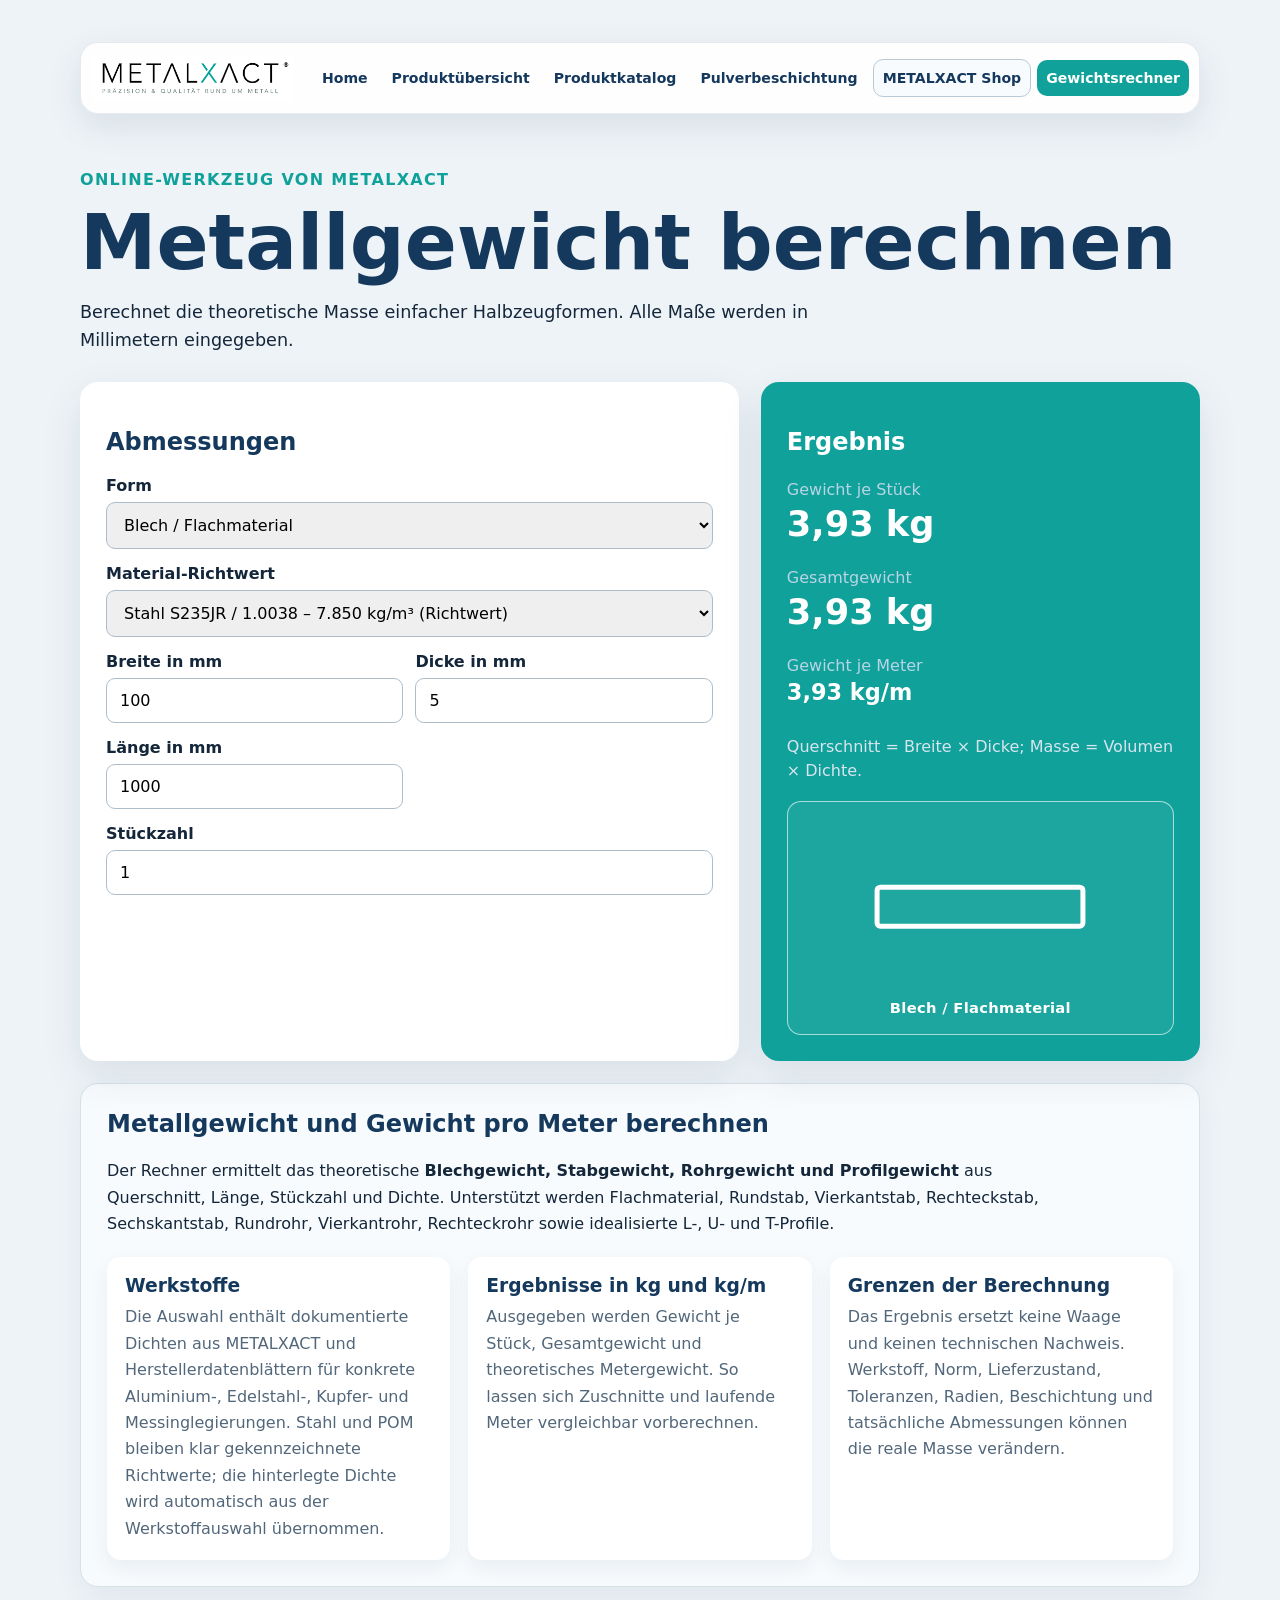
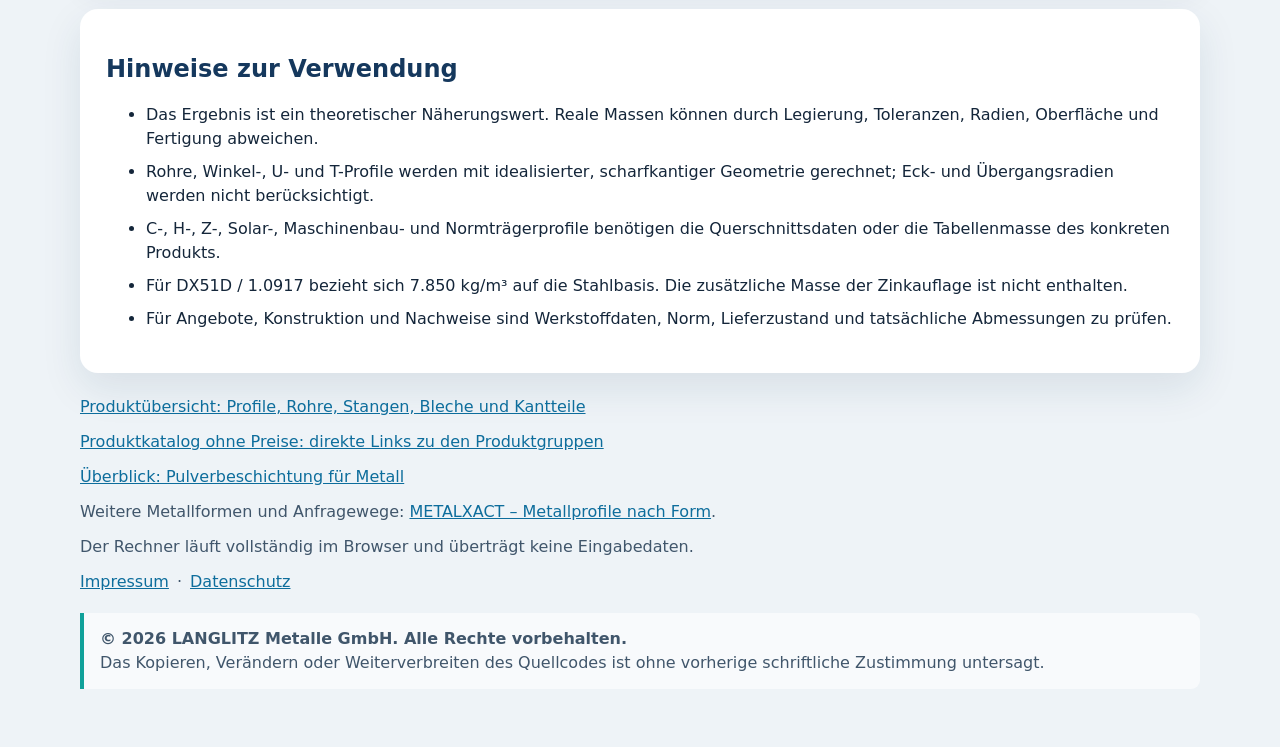
<file: index.html>
<!-- Copyright (c) 2026 LANGLITZ Metalle GmbH. All rights reserved. Copying, modification and redistribution of this source code are prohibited without prior written permission. -->
<!doctype html>
<html lang="de" data-rights-owner="LANGLITZ Metalle GmbH">
<head>
  <meta charset="utf-8">
  <meta name="viewport" content="width=device-width, initial-scale=1">
  <link rel="icon" type="image/png" href="[data-uri]">
  <title>Metallgewicht-Rechner: Profile, Rohre & Bleche | METALXACT</title>
  <meta name="description" content="Metallgewicht online berechnen: theoretische Masse und kg/m für Bleche, Stangen, Rohre sowie L-, U- und T-Profile aus Stahl, Edelstahl und weiteren Werkstoffen.">
  <meta name="robots" content="index,follow,max-image-preview:large,max-snippet:-1,max-video-preview:-1">
  <meta name="author" content="LANGLITZ Metalle GmbH">
  <meta name="copyright" content="Copyright 2026 LANGLITZ Metalle GmbH. Alle Rechte vorbehalten.">
  <meta name="rights" content="Quellcode, Design, Texte und Berechnungen sind Eigentum der LANGLITZ Metalle GmbH. Kopieren, Verändern und Weiterverbreiten nur mit vorheriger schriftlicher Zustimmung.">
  <meta name="theme-color" content="#15385d">
  <link rel="canonical" href="https://langlitzmetalle.github.io/metal-weight-calculator/">
  <link rel="describedby" href="/llms.txt">
  <link rel="license" href="https://github.com/LanglitzMetalle/metal-weight-calculator/blob/main/LICENSE">
  <link rel="sitemap" type="application/xml" href="https://langlitzmetalle.github.io/metal-weight-calculator/sitemap.xml">
  <meta property="og:type" content="website">
  <meta property="og:locale" content="de_DE">
  <meta property="og:site_name" content="METALXACT">
  <meta property="og:title" content="Metallgewicht-Rechner: Profile, Rohre & Bleche | METALXACT">
  <meta property="og:description" content="Metallgewicht online berechnen: theoretische Masse und kg/m für Bleche, Stangen, Rohre sowie L-, U- und T-Profile aus Stahl, Edelstahl und weiteren Werkstoffen.">
  <meta property="og:url" content="https://langlitzmetalle.github.io/metal-weight-calculator/">
  <meta name="twitter:card" content="summary">
  <meta name="twitter:title" content="Metallgewicht-Rechner: Profile, Rohre & Bleche | METALXACT">
  <meta name="twitter:description" content="Metallgewicht online berechnen: theoretische Masse und kg/m für Bleche, Stangen, Rohre sowie L-, U- und T-Profile aus Stahl, Edelstahl und weiteren Werkstoffen.">
  <meta property="og:image" content="https://langlitzmetalle.github.io/assets/products/metallxact-social-preview.jpg">
  <meta property="og:image:alt" content="METALXACT Metallprofile und Pulverbeschichtung">
  <meta name="twitter:image" content="https://langlitzmetalle.github.io/assets/products/metallxact-social-preview.jpg">
  <meta name="twitter:image:alt" content="METALXACT Metallprofile und Pulverbeschichtung">
  <link rel="stylesheet" href="styles.css?v=20261005-19">
  <script type="application/ld+json">
{
  "@context": "https://schema.org",
  "@graph": [
    {
      "@type": "Organization",
      "@id": "https://www.metalxact.com/#organization",
      "name": "LANGLITZ Metalle GmbH",
      "alternateName": "METALXACT",
      "url": "https://www.metalxact.com/"
    },
    {
      "@type": "WebSite",
      "@id": "https://langlitzmetalle.github.io/metal-weight-calculator/#website",
      "url": "https://langlitzmetalle.github.io/metal-weight-calculator/",
      "name": "METALXACT Metallwerkzeuge",
      "alternateName": "METALXACT",
      "inLanguage": "de-DE",
      "publisher": {
        "@id": "https://www.metalxact.com/#organization"
      },
      "copyrightHolder": {
        "@id": "https://www.metalxact.com/#organization"
      },
      "copyrightYear": 2026,
      "copyrightNotice": "© 2026 LANGLITZ Metalle GmbH. Alle Rechte vorbehalten.",
      "license": "https://github.com/LanglitzMetalle/metal-weight-calculator/blob/main/LICENSE"
    },
    {
      "@type": "WebPage",
      "@id": "https://langlitzmetalle.github.io/metal-weight-calculator/#webpage",
      "url": "https://langlitzmetalle.github.io/metal-weight-calculator/",
      "name": "Metallgewicht-Rechner für Profile, Rohre und Bleche",
      "description": "Metallgewicht online berechnen: theoretische Masse und kg/m für Bleche, Stangen, Rohre sowie L-, U- und T-Profile aus Stahl, Edelstahl und weiteren Werkstoffen.",
      "isPartOf": {
        "@id": "https://langlitzmetalle.github.io/metal-weight-calculator/#website"
      },
      "about": {
        "@id": "https://langlitzmetalle.github.io/metal-weight-calculator/#calculator"
      },
      "mainEntity": {
        "@id": "https://langlitzmetalle.github.io/metal-weight-calculator/#calculator"
      },
      "publisher": {
        "@id": "https://www.metalxact.com/#organization"
      },
      "inLanguage": "de-DE",
      "dateModified": "2026-10-05",
      "keywords": "Metallgewicht berechnen, Blechgewicht, Rohrgewicht, Stabgewicht, Profilgewicht, Gewicht pro Meter, Stahl, Edelstahl, Aluminium",
      "copyrightHolder": {
        "@id": "https://www.metalxact.com/#organization"
      },
      "copyrightYear": 2026,
      "copyrightNotice": "© 2026 LANGLITZ Metalle GmbH. Alle Rechte vorbehalten.",
      "license": "https://github.com/LanglitzMetalle/metal-weight-calculator/blob/main/LICENSE"
    },
    {
      "@type": "WebApplication",
      "@id": "https://langlitzmetalle.github.io/metal-weight-calculator/#calculator",
      "name": "METALXACT Metallgewicht-Rechner",
      "url": "https://langlitzmetalle.github.io/metal-weight-calculator/",
      "description": "Browserbasierter Rechner für theoretische Metallgewichte und Kilogramm pro Meter bei Blechen, Stangen, Rohren und ausgewählten Profilformen.",
      "applicationCategory": "UtilitiesApplication",
      "operatingSystem": "Any",
      "browserRequirements": "JavaScript und ein moderner Webbrowser",
      "isAccessibleForFree": true,
      "inLanguage": "de-DE",
      "provider": {
        "@id": "https://www.metalxact.com/#organization"
      },
      "copyrightHolder": {
        "@id": "https://www.metalxact.com/#organization"
      },
      "copyrightYear": 2026,
      "copyrightNotice": "© 2026 LANGLITZ Metalle GmbH. Alle Rechte vorbehalten.",
      "license": "https://github.com/LanglitzMetalle/metal-weight-calculator/blob/main/LICENSE"
    }
  ]
}
  </script>
</head>
<body>
  <main class="shell">
    <nav class="topnav" aria-label="Seitennavigation">
      <a class="topnav-brand" href="https://langlitzmetalle.github.io/" aria-label="METALXACT Startseite">
        <img src="metalxact-logo.png" width="397" height="90" alt="METALXACT – Präzision und Qualität rund um Metall">
      </a>
      <a href="https://langlitzmetalle.github.io/">Home</a>
      <a href="produkte.html">Produktübersicht</a>
      <a href="produktkatalog.html">Produktkatalog</a>
      <a href="pulverbeschichtung.html">Pulverbeschichtung</a>
      <a class="nav-shop" href="https://www.metalxact.com/">METALXACT Shop</a>
      <a class="nav-calculator active" href="index.html" aria-current="page">Gewichtsrechner</a>
    </nav>
    <header>
      <p class="eyebrow">Online-Werkzeug von METALXACT</p>
      <h1>Metallgewicht berechnen</h1>
      <p class="intro">Berechnet die theoretische Masse einfacher Halbzeugformen. Alle Maße werden in Millimetern eingegeben.</p>
    </header>

    <section class="calculator" aria-labelledby="calculator-title">
      <div class="form-panel">
        <h2 id="calculator-title">Abmessungen</h2>

        <label for="shape">Form</label>
        <select id="shape">
          <option value="plate">Blech / Flachmaterial</option>
          <option value="round">Rundstab</option>
          <option value="square">Vierkantstab</option>
          <option value="rect">Rechteckstab</option>
          <option value="hex">Sechskantstab</option>
          <option value="tube-round">Rundrohr</option>
          <option value="tube-square">Vierkantrohr</option>
          <option value="tube-rect">Rechteckrohr</option>
          <option value="angle">Winkelprofil (L)</option>
          <option value="channel">U-Profil</option>
          <option value="tee">T-Profil</option>
        </select>

        <label for="material">Material-Richtwert</label>
        <select id="material">
          <optgroup label="Stahl">
            <option value="7850" data-note="Technischer Richtwert 7.850 kg/m³ für Stahl nach SSAB Referenzwert; tatsächliche Produktmasse und Toleranzen prüfen.">Stahl S235JR / 1.0038 – 7.850 kg/m³ (Richtwert)</option>
            <option value="7850" data-note="Technischer Richtwert 7.850 kg/m³ für Stahl. Werkstoff DC01 / 1.0330; tatsächliche Produktmasse und Toleranzen prüfen.">Stahl DC01 / 1.0330 – 7.850 kg/m³ (Richtwert)</option>
            <option value="7850" data-note="Technischer Richtwert 7.850 kg/m³ für die Stahlbasis. Die Masse der Zinkauflage ist nicht enthalten und hängt von der Beschichtung ab.">Stahl verzinkt DX51D / 1.0917 – 7.850 kg/m³ (Stahlbasis)</option>
            <option value="7850" data-note="Technischer Richtwert 7.850 kg/m³ für Stahl. Werkstoff S235JRC+C / 1.0122; tatsächliche Produktmasse und Toleranzen prüfen.">Stahl S235JRC+C / 1.0122 – 7.850 kg/m³ (Richtwert)</option>
            <option value="7850" data-note="Technischer Richtwert 7.850 kg/m³ für Stahl. Werkstoff S355J2 / 1.0577; tatsächliche Produktmasse und Toleranzen prüfen.">Stahl S355J2 / 1.0577 – 7.850 kg/m³ (Richtwert)</option>
          </optgroup>
          <optgroup label="Edelstahl – Werkstoffdatenblätter">
            <option value="7900" data-note="METALXACT Werkstoffdatenblatt 1.4301: Dichte 7,9 kg/dm³.">Edelstahl 1.4301 (V2A) – 7.900 kg/m³</option>
            <option value="7900" data-note="voestalpine BÖHLER Werkstoffdatenblatt A506 für 1.4305 / X8CrNiS18-9: Dichte 7,9 kg/dm³.">Edelstahl 1.4305 / X8CrNiS18-9 – 7.900 kg/m³</option>
            <option value="8000" data-note="METALXACT Werkstoffdatenblatt 1.4404: Dichte 8,0 kg/dm³.">Edelstahl 1.4404 (V4A) – 8.000 kg/m³</option>
            <option value="7900" data-note="METALXACT Werkstoffdatenblatt 1.4541: Dichte 7,9 kg/dm³.">Edelstahl 1.4541 – 7.900 kg/m³</option>
            <option value="8000" data-note="METALXACT Werkstoffdatenblatt 1.4571: Dichte 8,0 kg/dm³.">Edelstahl 1.4571 – 8.000 kg/m³</option>
          </optgroup>
          <optgroup label="Aluminium – METALXACT Werkstoffdatenblätter">
            <option value="2700" data-note="METALXACT Werkstoffdatenblatt EN AW-1050A (Al99,5): Dichte 2,70 kg/dm³.">Aluminium EN AW-1050A – 2.700 kg/m³</option>
            <option value="2850" data-note="METALXACT Werkstoffdatenblatt EN AW-2007 (AlCu4PbMgMn): Dichte 2,85 kg/dm³.">Aluminium EN AW-2007 – 2.850 kg/m³</option>
            <option value="2800" data-note="METALXACT Werkstoffdatenblatt EN AW-2017A (AlCu4MgSi): Dichte 2,80 kg/dm³.">Aluminium EN AW-2017A – 2.800 kg/m³</option>
            <option value="2660" data-note="METALXACT Werkstoffdatenblatt EN AW-5083 (AlMg4,5Mn0,7): Dichte 2,66 kg/dm³.">Aluminium EN AW-5083 – 2.660 kg/m³</option>
            <option value="2670" data-note="METALXACT Werkstoffdatenblatt EN AW-5754 (AlMg3): Dichte 2,67 kg/dm³.">Aluminium EN AW-5754 – 2.670 kg/m³</option>
            <option value="2700" data-note="METALXACT Werkstoffdatenblatt EN AW-6060 (AlMgSi0,5): Dichte 2,70 kg/dm³.">Aluminium EN AW-6060 – 2.700 kg/m³</option>
            <option value="2700" data-note="METALXACT Werkstoffdatenblatt EN AW-6082 (AlMgSi1): Dichte 2,70 kg/dm³.">Aluminium EN AW-6082 – 2.700 kg/m³</option>
          </optgroup>
          <optgroup label="Kupfer- und Messinglegierungen – Werkstoffdatenblätter">
            <option value="8930" data-note="METALXACT Werkstoffdatenblatt CW004A Cu-ETP: Dichte 8,93 kg/dm³.">Kupfer CW004A / Cu-ETP – 8.930 kg/m³</option>
            <option value="8900" data-note="Aurubis Werkstoffdatenblatt Cu-DHP / CW024A: Dichte 8,9 g/cm³.">Kupfer Cu-DHP / CW024A – 8.900 kg/m³</option>
            <option value="8900" data-note="Aurubis Werkstoffangabe Cu-OF / CW008A: Dichte 8,9 g/cm³.">Kupfer Cu-OF / CW008A – 8.900 kg/m³</option>
            <option value="8440" data-note="METALXACT Werkstoffdatenblatt CW508L CuZn37: Dichte 8,44 kg/dm³.">Messing CW508L / CuZn37 – 8.440 kg/m³</option>
            <option value="8500" data-note="Diehl Brass Solutions Werkstoffdatenblatt CuZn39Pb3 / CW614N: Dichte 8,5 g/cm³.">Messing CuZn39Pb3 / CW614N – 8.500 kg/m³</option>
            <option value="8720" data-note="METALXACT Werkstoffdatenblatt CC483K CuSn12-C: Dichte 8,72 g/cm³.">Bronze CC483K / CuSn12-C – 8.720 kg/m³</option>
            <option value="8830" data-note="METALXACT Werkstoffdatenblatt CC493K CuSn7Zn4Pb7-C: Dichte 8,83 g/cm³.">Rotguss CC493K / CuSn7Zn4Pb7-C – 8.830 kg/m³</option>
          </optgroup>
          <optgroup label="Kunststoff">
            <option value="1410" data-note="Technischer Richtwert für POM; im METALXACT Werkstoffdatenblatt-Bereich ist kein Dichtewert für POM veröffentlicht.">POM – 1.410 kg/m³ (Richtwert)</option>
          </optgroup>
        </select>

        <div hidden aria-hidden="true">
          <label for="density">Dichte in kg/m³</label>
          <input id="density" type="number" min="1" step="1" value="7850" inputmode="decimal">
          <p id="density-note" class="field-note">Technischer Richtwert 7.850 kg/m³ für Stahl nach SSAB Referenzwert; tatsächliche Produktmasse und Toleranzen prüfen.</p>
        </div>
        <div id="dimensions" class="dimensions"></div>

        <label for="quantity">Stückzahl</label>
        <input id="quantity" type="number" min="1" step="1" value="1" inputmode="numeric">

        <p id="error" class="error" role="alert"></p>
      </div>

      <div class="result-panel" aria-live="polite">
        <h2>Ergebnis</h2>
        <p class="result-label">Gewicht je Stück</p>
        <p class="result" id="weight-piece">–</p>
        <p class="result-label">Gesamtgewicht</p>
        <p class="result" id="weight-total">–</p>
        <p class="result-label">Gewicht je Meter</p>
        <p class="result small" id="weight-meter">–</p>
        <p id="formula" class="formula"></p>
        <div id="shape-visual" class="shape-visual" role="img" aria-label="Formdarstellung: Blech / Flachmaterial">
          <svg viewBox="0 0 240 160" aria-hidden="true" focusable="false">
            <defs>
              <symbol id="mx-shape-plate" viewBox="0 0 240 160">
                <rect class="shape-solid" x="25" y="62" width="190" height="36" rx="3"/>
              </symbol>
              <symbol id="mx-shape-round" viewBox="0 0 240 160">
                <circle class="shape-solid" cx="120" cy="80" r="52"/>
              </symbol>
              <symbol id="mx-shape-square" viewBox="0 0 240 160">
                <rect class="shape-solid" x="70" y="30" width="100" height="100" rx="2"/>
              </symbol>
              <symbol id="mx-shape-rect" viewBox="0 0 240 160">
                <rect class="shape-solid" x="35" y="50" width="170" height="60" rx="2"/>
              </symbol>
              <symbol id="mx-shape-hex" viewBox="0 0 240 160">
                <polygon class="shape-solid" points="88,25 152,25 184,80 152,135 88,135 56,80"/>
              </symbol>
              <symbol id="mx-shape-tube-round" viewBox="0 0 240 160">
                <circle class="shape-solid" cx="120" cy="80" r="56"/>
                <circle class="shape-cutout" cx="120" cy="80" r="34" fill="#10a19a" fill-opacity="1"/>
              </symbol>
              <symbol id="mx-shape-tube-square" viewBox="0 0 240 160">
                <rect class="shape-solid" x="62" y="22" width="116" height="116" rx="3"/>
                <rect class="shape-cutout" x="86" y="46" width="68" height="68" rx="2" fill="#10a19a" fill-opacity="1"/>
              </symbol>
              <symbol id="mx-shape-tube-rect" viewBox="0 0 240 160">
                <rect class="shape-solid" x="30" y="43" width="180" height="74" rx="3"/>
                <rect class="shape-cutout" x="58" y="62" width="124" height="36" rx="2" fill="#10a19a" fill-opacity="1"/>
              </symbol>
              <symbol id="mx-shape-angle" viewBox="0 0 240 160">
                <path class="shape-solid" d="M48 24H82V108H192V136H48Z"/>
              </symbol>
              <symbol id="mx-shape-channel" viewBox="0 0 240 160">
                <path class="shape-solid" d="M40 24H74V105H166V24H200V136H40Z"/>
              </symbol>
              <symbol id="mx-shape-tee" viewBox="0 0 240 160">
                <path class="shape-solid" d="M38 24H202V56H137V136H103V56H38Z"/>
              </symbol>
            </defs>
            <use id="shape-visual-use" href="#mx-shape-plate" fill="#fff" fill-opacity=".11" stroke="#fff" stroke-width="5" stroke-linejoin="round"/>
          </svg>
          <p id="shape-visual-label" class="shape-visual-label">Blech / Flachmaterial</p>
        </div>
      </div>
    </section>


    <section class="seo-content" aria-labelledby="seo-calculator-title">
      <h2 id="seo-calculator-title">Metallgewicht und Gewicht pro Meter berechnen</h2>
      <p>Der Rechner ermittelt das theoretische <strong>Blechgewicht, Stabgewicht, Rohrgewicht und Profilgewicht</strong> aus Querschnitt, Länge, Stückzahl und Dichte. Unterstützt werden Flachmaterial, Rundstab, Vierkantstab, Rechteckstab, Sechskantstab, Rundrohr, Vierkantrohr, Rechteckrohr sowie idealisierte L-, U- und T-Profile.</p>
      <div class="semantic-grid">
        <article><h3>Werkstoffe</h3><p>Die Auswahl enthält dokumentierte Dichten aus METALXACT und Herstellerdatenblättern für konkrete Aluminium-, Edelstahl-, Kupfer- und Messinglegierungen. Stahl und POM bleiben klar gekennzeichnete Richtwerte; die hinterlegte Dichte wird automatisch aus der Werkstoffauswahl übernommen.</p></article>
        <article><h3>Ergebnisse in kg und kg/m</h3><p>Ausgegeben werden Gewicht je Stück, Gesamtgewicht und theoretisches Metergewicht. So lassen sich Zuschnitte und laufende Meter vergleichbar vorberechnen.</p></article>
        <article><h3>Grenzen der Berechnung</h3><p>Das Ergebnis ersetzt keine Waage und keinen technischen Nachweis. Werkstoff, Norm, Lieferzustand, Toleranzen, Radien, Beschichtung und tatsächliche Abmessungen können die reale Masse verändern.</p></article>
      </div>
    </section>

    <section class="notes">
      <h2>Hinweise zur Verwendung</h2>
      <ul>
        <li>Das Ergebnis ist ein theoretischer Näherungswert. Reale Massen können durch Legierung, Toleranzen, Radien, Oberfläche und Fertigung abweichen.</li>
        <li>Rohre, Winkel-, U- und T-Profile werden mit idealisierter, scharfkantiger Geometrie gerechnet; Eck- und Übergangsradien werden nicht berücksichtigt.</li>
        <li>C-, H-, Z-, Solar-, Maschinenbau- und Normträgerprofile benötigen die Querschnittsdaten oder die Tabellenmasse des konkreten Produkts.</li>
        <li>Für DX51D / 1.0917 bezieht sich 7.850 kg/m³ auf die Stahlbasis. Die zusätzliche Masse der Zinkauflage ist nicht enthalten.</li>
        <li>Für Angebote, Konstruktion und Nachweise sind Werkstoffdaten, Norm, Lieferzustand und tatsächliche Abmessungen zu prüfen.</li>
      </ul>
    </section>

    <footer>
      <p><a href="produkte.html">Produktübersicht: Profile, Rohre, Stangen, Bleche und Kantteile</a></p>
      <p><a href="produktkatalog.html">Produktkatalog ohne Preise: direkte Links zu den Produktgruppen</a></p>
      <p><a href="pulverbeschichtung.html">Überblick: Pulverbeschichtung für Metall</a></p>
      <p>Weitere Metallformen und Anfragewege: <a href="https://www.metalxact.com/formen/">METALXACT – Metallprofile nach Form</a>.</p>
      <p>Der Rechner läuft vollständig im Browser und überträgt keine Eingabedaten.</p>
      <p class="legal-links"><a href="https://www.metalxact.com/informationen/impressum/">Impressum</a> · <a href="https://www.metalxact.com/informationen/datenschutz/">Datenschutz</a></p>
      <p class="copyright-notice"><strong>© 2026 LANGLITZ Metalle GmbH. Alle Rechte vorbehalten.</strong><br>Das Kopieren, Verändern oder Weiterverbreiten des Quellcodes ist ohne vorherige schriftliche Zustimmung untersagt.</p>
    </footer>
  </main>
  <script src="app.js?v=20261005-6"></script>
</body>
</html>
</file>
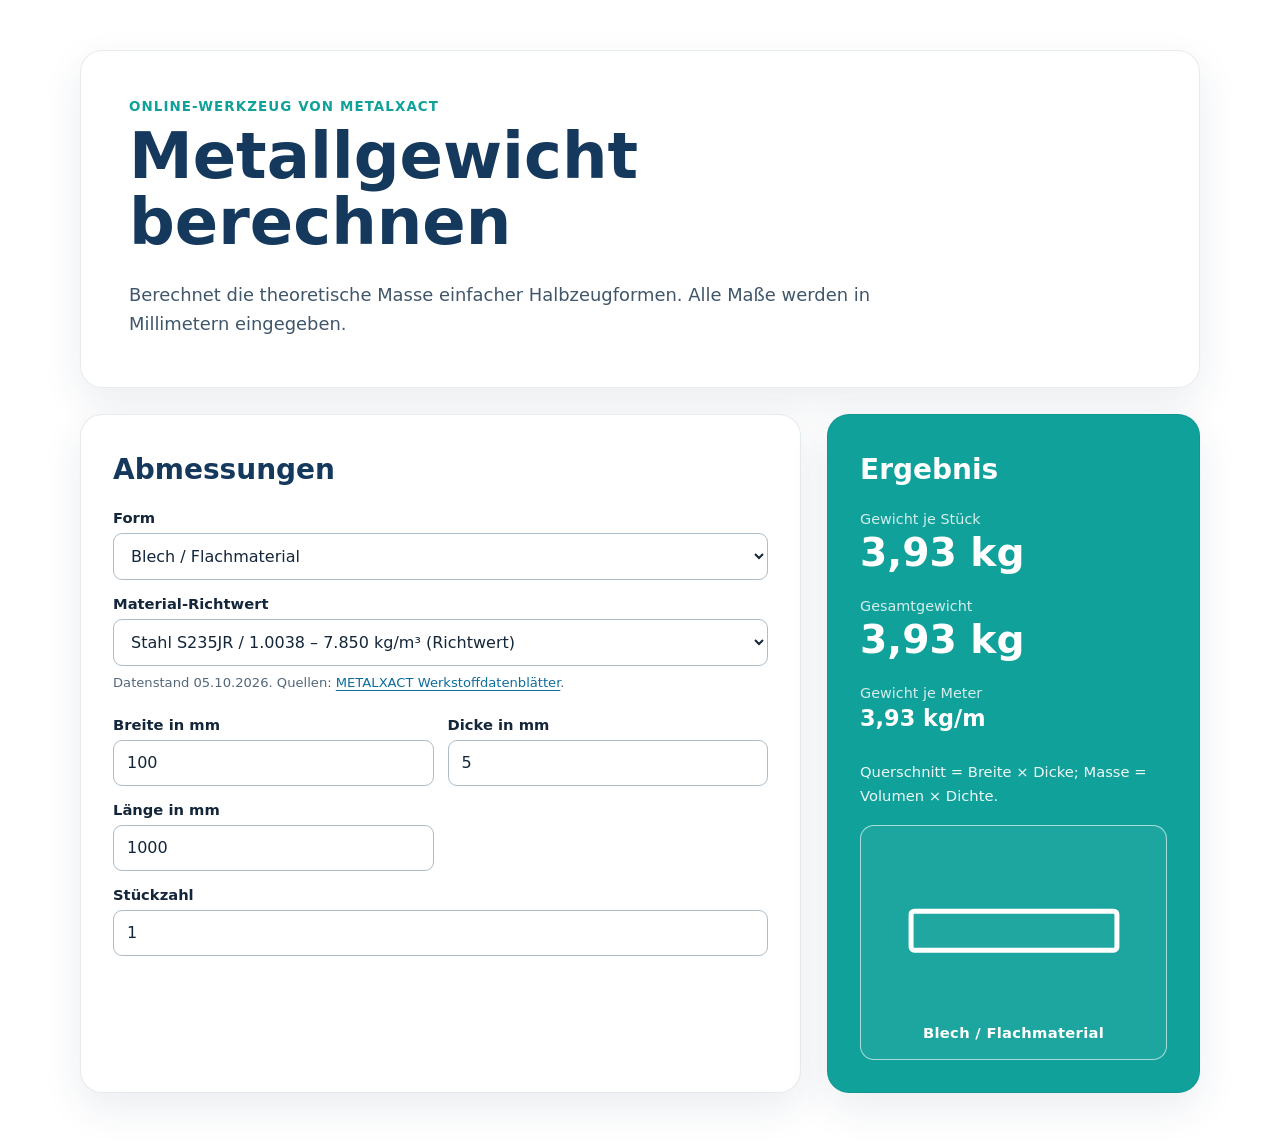
<file: gewichtsrechner-block.html>
<!doctype html>
<html lang="de">
<head>
  <meta charset="utf-8">
  <meta name="viewport" content="width=device-width, initial-scale=1">
  <title>Metallgewicht berechnen | METALXACT</title>
  <meta name="robots" content="noindex,follow">
<style>
  @import url("https://langlitzmetalle.github.io/metal-weight-calculator/calculator-block.css?v=20261005-2");
</style>
</head>
<body>

  <main class="calculator-block">
    <header>
      <p class="eyebrow">Online-Werkzeug von METALXACT</p>
      <h1>Metallgewicht berechnen</h1>
      <p class="intro">Berechnet die theoretische Masse einfacher Halbzeugformen. Alle Maße werden in Millimetern eingegeben.</p>
    </header>

    <section class="calculator" aria-labelledby="calculator-title">
      <div class="form-panel">
        <h2 id="calculator-title">Abmessungen</h2>

        <label for="shape">Form</label>
        <select id="shape">
          <option value="plate">Blech / Flachmaterial</option>
          <option value="round">Rundstab</option>
          <option value="square">Vierkantstab</option>
          <option value="rect">Rechteckstab</option>
          <option value="hex">Sechskantstab</option>
          <option value="tube-round">Rundrohr</option>
          <option value="tube-square">Vierkantrohr</option>
          <option value="tube-rect">Rechteckrohr</option>
          <option value="angle">Winkelprofil (L)</option>
          <option value="channel">U-Profil</option>
          <option value="tee">T-Profil</option>
        </select>

        <label for="material">Material-Richtwert</label>
        <select id="material">
          <optgroup label="Stahl">
            <option value="7850" data-note="Technischer Richtwert 7.850 kg/m³ für Stahl nach SSAB Referenzwert; tatsächliche Produktmasse und Toleranzen prüfen.">Stahl S235JR / 1.0038 – 7.850 kg/m³ (Richtwert)</option>
            <option value="7850" data-note="Technischer Richtwert 7.850 kg/m³ für Stahl. Werkstoff DC01 / 1.0330; tatsächliche Produktmasse und Toleranzen prüfen.">Stahl DC01 / 1.0330 – 7.850 kg/m³ (Richtwert)</option>
            <option value="7850" data-note="Technischer Richtwert 7.850 kg/m³ für die Stahlbasis. Die Masse der Zinkauflage ist nicht enthalten und hängt von der Beschichtung ab.">Stahl verzinkt DX51D / 1.0917 – 7.850 kg/m³ (Stahlbasis)</option>
            <option value="7850" data-note="Technischer Richtwert 7.850 kg/m³ für Stahl. Werkstoff S235JRC+C / 1.0122; tatsächliche Produktmasse und Toleranzen prüfen.">Stahl S235JRC+C / 1.0122 – 7.850 kg/m³ (Richtwert)</option>
            <option value="7850" data-note="Technischer Richtwert 7.850 kg/m³ für Stahl. Werkstoff S355J2 / 1.0577; tatsächliche Produktmasse und Toleranzen prüfen.">Stahl S355J2 / 1.0577 – 7.850 kg/m³ (Richtwert)</option>
          </optgroup>
          <optgroup label="Edelstahl – Werkstoffdatenblätter">
            <option value="7900" data-note="METALXACT Werkstoffdatenblatt 1.4301: Dichte 7,9 kg/dm³.">Edelstahl 1.4301 (V2A) – 7.900 kg/m³</option>
            <option value="7900" data-note="voestalpine BÖHLER Werkstoffdatenblatt A506 für 1.4305 / X8CrNiS18-9: Dichte 7,9 kg/dm³.">Edelstahl 1.4305 / X8CrNiS18-9 – 7.900 kg/m³</option>
            <option value="8000" data-note="METALXACT Werkstoffdatenblatt 1.4404: Dichte 8,0 kg/dm³.">Edelstahl 1.4404 (V4A) – 8.000 kg/m³</option>
            <option value="7900" data-note="METALXACT Werkstoffdatenblatt 1.4541: Dichte 7,9 kg/dm³.">Edelstahl 1.4541 – 7.900 kg/m³</option>
            <option value="8000" data-note="METALXACT Werkstoffdatenblatt 1.4571: Dichte 8,0 kg/dm³.">Edelstahl 1.4571 – 8.000 kg/m³</option>
          </optgroup>
          <optgroup label="Aluminium – METALXACT Werkstoffdatenblätter">
            <option value="2700" data-note="METALXACT Werkstoffdatenblatt EN AW-1050A (Al99,5): Dichte 2,70 kg/dm³.">Aluminium EN AW-1050A – 2.700 kg/m³</option>
            <option value="2850" data-note="METALXACT Werkstoffdatenblatt EN AW-2007 (AlCu4PbMgMn): Dichte 2,85 kg/dm³.">Aluminium EN AW-2007 – 2.850 kg/m³</option>
            <option value="2800" data-note="METALXACT Werkstoffdatenblatt EN AW-2017A (AlCu4MgSi): Dichte 2,80 kg/dm³.">Aluminium EN AW-2017A – 2.800 kg/m³</option>
            <option value="2660" data-note="METALXACT Werkstoffdatenblatt EN AW-5083 (AlMg4,5Mn0,7): Dichte 2,66 kg/dm³.">Aluminium EN AW-5083 – 2.660 kg/m³</option>
            <option value="2670" data-note="METALXACT Werkstoffdatenblatt EN AW-5754 (AlMg3): Dichte 2,67 kg/dm³.">Aluminium EN AW-5754 – 2.670 kg/m³</option>
            <option value="2700" data-note="METALXACT Werkstoffdatenblatt EN AW-6060 (AlMgSi0,5): Dichte 2,70 kg/dm³.">Aluminium EN AW-6060 – 2.700 kg/m³</option>
            <option value="2700" data-note="METALXACT Werkstoffdatenblatt EN AW-6082 (AlMgSi1): Dichte 2,70 kg/dm³.">Aluminium EN AW-6082 – 2.700 kg/m³</option>
          </optgroup>
          <optgroup label="Kupfer- und Messinglegierungen – Werkstoffdatenblätter">
            <option value="8930" data-note="METALXACT Werkstoffdatenblatt CW004A Cu-ETP: Dichte 8,93 kg/dm³.">Kupfer CW004A / Cu-ETP – 8.930 kg/m³</option>
            <option value="8900" data-note="Aurubis Werkstoffdatenblatt Cu-DHP / CW024A: Dichte 8,9 g/cm³.">Kupfer Cu-DHP / CW024A – 8.900 kg/m³</option>
            <option value="8900" data-note="Aurubis Werkstoffangabe Cu-OF / CW008A: Dichte 8,9 g/cm³.">Kupfer Cu-OF / CW008A – 8.900 kg/m³</option>
            <option value="8440" data-note="METALXACT Werkstoffdatenblatt CW508L CuZn37: Dichte 8,44 kg/dm³.">Messing CW508L / CuZn37 – 8.440 kg/m³</option>
            <option value="8500" data-note="Diehl Brass Solutions Werkstoffdatenblatt CuZn39Pb3 / CW614N: Dichte 8,5 g/cm³.">Messing CuZn39Pb3 / CW614N – 8.500 kg/m³</option>
            <option value="8720" data-note="METALXACT Werkstoffdatenblatt CC483K CuSn12-C: Dichte 8,72 g/cm³.">Bronze CC483K / CuSn12-C – 8.720 kg/m³</option>
            <option value="8830" data-note="METALXACT Werkstoffdatenblatt CC493K CuSn7Zn4Pb7-C: Dichte 8,83 g/cm³.">Rotguss CC493K / CuSn7Zn4Pb7-C – 8.830 kg/m³</option>
          </optgroup>
          <optgroup label="Kunststoff">
            <option value="1410" data-note="Technischer Richtwert für POM; im METALXACT Werkstoffdatenblatt-Bereich ist kein Dichtewert für POM veröffentlicht.">POM – 1.410 kg/m³ (Richtwert)</option>
          </optgroup>
        </select>

        <div hidden aria-hidden="true">
          <label for="density">Dichte in kg/m³</label>
          <input id="density" type="number" min="1" step="1" value="7850" inputmode="decimal">
          <p id="density-note" class="field-note">Technischer Richtwert 7.850 kg/m³ für Stahl nach SSAB Referenzwert; tatsächliche Produktmasse und Toleranzen prüfen.</p>
        </div>
        <p class="field-note">Datenstand 05.10.2026. Quellen: <a href="https://www.metalxact.com/werkstoffdatenlaetter">METALXACT Werkstoffdatenblätter</a>.</p>

        <div id="dimensions" class="dimensions"></div>

        <label for="quantity">Stückzahl</label>
        <input id="quantity" type="number" min="1" step="1" value="1" inputmode="numeric">
        <p id="error" class="error" role="alert"></p>
      </div>

      <div class="result-panel" aria-live="polite">
        <h2>Ergebnis</h2>
        <p class="result-label">Gewicht je Stück</p>
        <p class="result" id="weight-piece">–</p>
        <p class="result-label">Gesamtgewicht</p>
        <p class="result" id="weight-total">–</p>
        <p class="result-label">Gewicht je Meter</p>
        <p class="result small" id="weight-meter">–</p>
        <p id="formula" class="formula"></p>
        <div id="shape-visual" class="shape-visual" role="img" aria-label="Formdarstellung: Blech / Flachmaterial">
          <svg viewBox="0 0 240 160" aria-hidden="true" focusable="false">
            <defs>
              <symbol id="mx-shape-plate" viewBox="0 0 240 160">
                <rect class="shape-solid" x="25" y="62" width="190" height="36" rx="3"/>
              </symbol>
              <symbol id="mx-shape-round" viewBox="0 0 240 160">
                <circle class="shape-solid" cx="120" cy="80" r="52"/>
              </symbol>
              <symbol id="mx-shape-square" viewBox="0 0 240 160">
                <rect class="shape-solid" x="70" y="30" width="100" height="100" rx="2"/>
              </symbol>
              <symbol id="mx-shape-rect" viewBox="0 0 240 160">
                <rect class="shape-solid" x="35" y="50" width="170" height="60" rx="2"/>
              </symbol>
              <symbol id="mx-shape-hex" viewBox="0 0 240 160">
                <polygon class="shape-solid" points="88,25 152,25 184,80 152,135 88,135 56,80"/>
              </symbol>
              <symbol id="mx-shape-tube-round" viewBox="0 0 240 160">
                <circle class="shape-solid" cx="120" cy="80" r="56"/>
                <circle class="shape-cutout" cx="120" cy="80" r="34" fill="#10a19a" fill-opacity="1"/>
              </symbol>
              <symbol id="mx-shape-tube-square" viewBox="0 0 240 160">
                <rect class="shape-solid" x="62" y="22" width="116" height="116" rx="3"/>
                <rect class="shape-cutout" x="86" y="46" width="68" height="68" rx="2" fill="#10a19a" fill-opacity="1"/>
              </symbol>
              <symbol id="mx-shape-tube-rect" viewBox="0 0 240 160">
                <rect class="shape-solid" x="30" y="43" width="180" height="74" rx="3"/>
                <rect class="shape-cutout" x="58" y="62" width="124" height="36" rx="2" fill="#10a19a" fill-opacity="1"/>
              </symbol>
              <symbol id="mx-shape-angle" viewBox="0 0 240 160">
                <path class="shape-solid" d="M48 24H82V108H192V136H48Z"/>
              </symbol>
              <symbol id="mx-shape-channel" viewBox="0 0 240 160">
                <path class="shape-solid" d="M40 24H74V105H166V24H200V136H40Z"/>
              </symbol>
              <symbol id="mx-shape-tee" viewBox="0 0 240 160">
                <path class="shape-solid" d="M38 24H202V56H137V136H103V56H38Z"/>
              </symbol>
            </defs>
            <use id="shape-visual-use" href="#mx-shape-plate" fill="#fff" fill-opacity=".11" stroke="#fff" stroke-width="5" stroke-linejoin="round"/>
          </svg>
          <p id="shape-visual-label" class="shape-visual-label">Blech / Flachmaterial</p>
        </div>
      </div>
    </section>
  </main>

  <script>
    /* Copyright (c) 2026 LANGLITZ Metalle GmbH. Alle Rechte vorbehalten. */
    const shapeField = document.querySelector('#shape');
    const materialField = document.querySelector('#material');
    const densityField = document.querySelector('#density');
    const densityNote = document.querySelector('#density-note');
    const quantityField = document.querySelector('#quantity');
    const dimensions = document.querySelector('#dimensions');
    const errorBox = document.querySelector('#error');
    const pieceBox = document.querySelector('#weight-piece');
    const totalBox = document.querySelector('#weight-total');
    const metreBox = document.querySelector('#weight-meter');
    const formulaBox = document.querySelector('#formula');
    const shapeVisual = document.querySelector('#shape-visual');
    const shapeVisualUse = document.querySelector('#shape-visual-use');
    const shapeVisualLabel = document.querySelector('#shape-visual-label');

    const definitions = {
      plate: {
        fields: [['width', 'Breite', 100], ['height', 'Dicke', 5], ['length', 'Länge', 1000]],
        area: ({ width, height }) => width * height,
        formula: 'Querschnitt = Breite × Dicke'
      },
      round: {
        fields: [['diameter', 'Durchmesser', 20], ['length', 'Länge', 1000]],
        area: ({ diameter }) => Math.PI * diameter ** 2 / 4,
        formula: 'Querschnitt = π × Durchmesser² ÷ 4'
      },
      square: {
        fields: [['width', 'Kantenlänge', 20], ['length', 'Länge', 1000]],
        area: ({ width }) => width ** 2,
        formula: 'Querschnitt = Kantenlänge²'
      },
      rect: {
        fields: [['width', 'Breite', 40], ['height', 'Höhe', 20], ['length', 'Länge', 1000]],
        area: ({ width, height }) => width * height,
        formula: 'Querschnitt = Breite × Höhe'
      },
      hex: {
        fields: [['width', 'Schlüsselweite', 20], ['length', 'Länge', 1000]],
        area: ({ width }) => Math.sqrt(3) * width ** 2 / 2,
        formula: 'Querschnitt = √3 × Schlüsselweite² ÷ 2'
      },
      'tube-round': {
        fields: [['diameter', 'Außendurchmesser', 30], ['wall', 'Wanddicke', 2], ['length', 'Länge', 1000]],
        area: ({ diameter, wall }) => Math.PI * (diameter ** 2 - (diameter - 2 * wall) ** 2) / 4,
        validate: ({ diameter, wall }) => wall * 2 < diameter,
        error: 'Die Wanddicke muss kleiner als der halbe Außendurchmesser sein.',
        formula: 'Querschnitt = π × (Außendurchmesser² − Innendurchmesser²) ÷ 4'
      },
      'tube-square': {
        fields: [['width', 'Außenbreite', 40], ['wall', 'Wanddicke', 2], ['length', 'Länge', 1000]],
        area: ({ width, wall }) => width ** 2 - (width - 2 * wall) ** 2,
        validate: ({ width, wall }) => wall * 2 < width,
        error: 'Die Wanddicke muss kleiner als die halbe Außenbreite sein.',
        formula: 'Querschnitt = Außenquadrat − Innenquadrat (ohne Eckradien)'
      },
      'tube-rect': {
        fields: [['width', 'Außenbreite', 40], ['height', 'Außenhöhe', 20], ['wall', 'Wanddicke', 2], ['length', 'Länge', 1000]],
        area: ({ width, height, wall }) => width * height - (width - 2 * wall) * (height - 2 * wall),
        validate: ({ width, height, wall }) => wall * 2 < width && wall * 2 < height,
        error: 'Die Wanddicke muss kleiner als die Hälfte beider Außenabmessungen sein.',
        formula: 'Querschnitt = Außenfläche − Innenfläche (ohne Eckradien)'
      },
      angle: {
        fields: [['width', 'Schenkel A', 40], ['height', 'Schenkel B', 40], ['wall', 'Dicke', 4], ['length', 'Länge', 1000]],
        area: ({ width, height, wall }) => wall * (width + height - wall),
        validate: ({ width, height, wall }) => wall < width && wall < height,
        error: 'Die Dicke muss kleiner als beide Schenkellängen sein.',
        formula: 'Querschnitt = Dicke × (Schenkel A + Schenkel B − Dicke), ohne Radien'
      },
      channel: {
        fields: [['width', 'Außenbreite', 40], ['height', 'Außenhöhe', 40], ['wall', 'Dicke', 4], ['length', 'Länge', 1000]],
        area: ({ width, height, wall }) => wall * (width + 2 * height - 2 * wall),
        validate: ({ width, height, wall }) => wall * 2 < width && wall < height,
        error: 'Die Dicke passt nicht zu Außenbreite und Außenhöhe.',
        formula: 'Querschnitt = Boden + zwei Stege, gleichmäßige Dicke, ohne Radien'
      },
      tee: {
        fields: [['width', 'Flanschbreite', 40], ['height', 'Gesamthöhe', 40], ['wall', 'Dicke', 4], ['length', 'Länge', 1000]],
        area: ({ width, height, wall }) => wall * (width + height - wall),
        validate: ({ width, height, wall }) => wall < width && wall < height,
        error: 'Die Dicke muss kleiner als Flanschbreite und Gesamthöhe sein.',
        formula: 'Querschnitt = Flansch + Steg, gleichmäßige Dicke, ohne Radien'
      }
    };

    function renderFields() {
      const definition = definitions[shapeField.value];
      const shapeName = shapeField.selectedOptions[0].textContent.trim();
      shapeVisualUse.setAttribute('href', `#mx-shape-${shapeField.value}`);
      shapeVisualLabel.textContent = shapeName;
      shapeVisual.setAttribute('aria-label', `Formdarstellung: ${shapeName}`);
      dimensions.replaceChildren();
      definition.fields.forEach(([name, label, value]) => {
        const wrapper = document.createElement('div');
        const fieldLabel = document.createElement('label');
        const input = document.createElement('input');
        fieldLabel.htmlFor = name;
        fieldLabel.textContent = `${label} in mm`;
        input.id = name;
        input.name = name;
        input.type = 'number';
        input.min = '0.001';
        input.step = 'any';
        input.value = String(value);
        input.inputMode = 'decimal';
        wrapper.append(fieldLabel, input);
        dimensions.append(wrapper);
      });
      calculate();
    }

    function formatKg(value) {
      return new Intl.NumberFormat('de-DE', {
        minimumFractionDigits: value < 1 ? 3 : 2,
        maximumFractionDigits: value < 1 ? 3 : 2
      }).format(value) + ' kg';
    }

    function calculate() {
      const definition = definitions[shapeField.value];
      const values = {};
      for (const [name] of definition.fields) {
        values[name] = Number(document.querySelector(`#${name}`).value);
      }
      const density = Number(densityField.value);
      const quantity = Number(quantityField.value);
      const allPositive = Object.values(values).every(value => Number.isFinite(value) && value > 0);

      if (!allPositive || !Number.isFinite(density) || density <= 0 || !Number.isInteger(quantity) || quantity < 1) {
        showError('Bitte nur positive Abmessungen und eine ganze Stückzahl ab 1 eingeben.');
        return;
      }
      if (definition.validate && !definition.validate(values)) {
        showError(definition.error || 'Die eingegebenen Abmessungen sind geometrisch nicht möglich.');
        return;
      }

      const areaMm2 = definition.area(values);
      const volumeM3 = areaMm2 * values.length / 1_000_000_000;
      const pieceKg = volumeM3 * density;
      const metreKg = areaMm2 * density / 1_000_000;

      errorBox.textContent = '';
      pieceBox.textContent = formatKg(pieceKg);
      totalBox.textContent = formatKg(pieceKg * quantity);
      metreBox.textContent = formatKg(metreKg) + '/m';
      formulaBox.textContent = `${definition.formula}; Masse = Volumen × Dichte.`;
    }

    function showError(message) {
      errorBox.textContent = message;
      pieceBox.textContent = '–';
      totalBox.textContent = '–';
      metreBox.textContent = '–';
      formulaBox.textContent = '';
    }

    materialField.addEventListener('change', () => {
      if (materialField.value !== 'custom') {
        densityField.value = materialField.value;
        densityNote.textContent = materialField.selectedOptions[0].dataset.note;
      } else {
        densityNote.textContent = 'Eigener Wert: Quelle, Legierung und Einheit vor Verwendung prüfen.';
      }
      calculate();
    });
    densityField.addEventListener('input', () => {
      materialField.value = 'custom';
      densityNote.textContent = 'Eigener Wert: Quelle, Legierung und Einheit vor Verwendung prüfen.';
      calculate();
    });
    shapeField.addEventListener('change', renderFields);
    dimensions.addEventListener('input', calculate);
    quantityField.addEventListener('input', calculate);

    renderFields();
  </script>
</body>
</html>
</file>
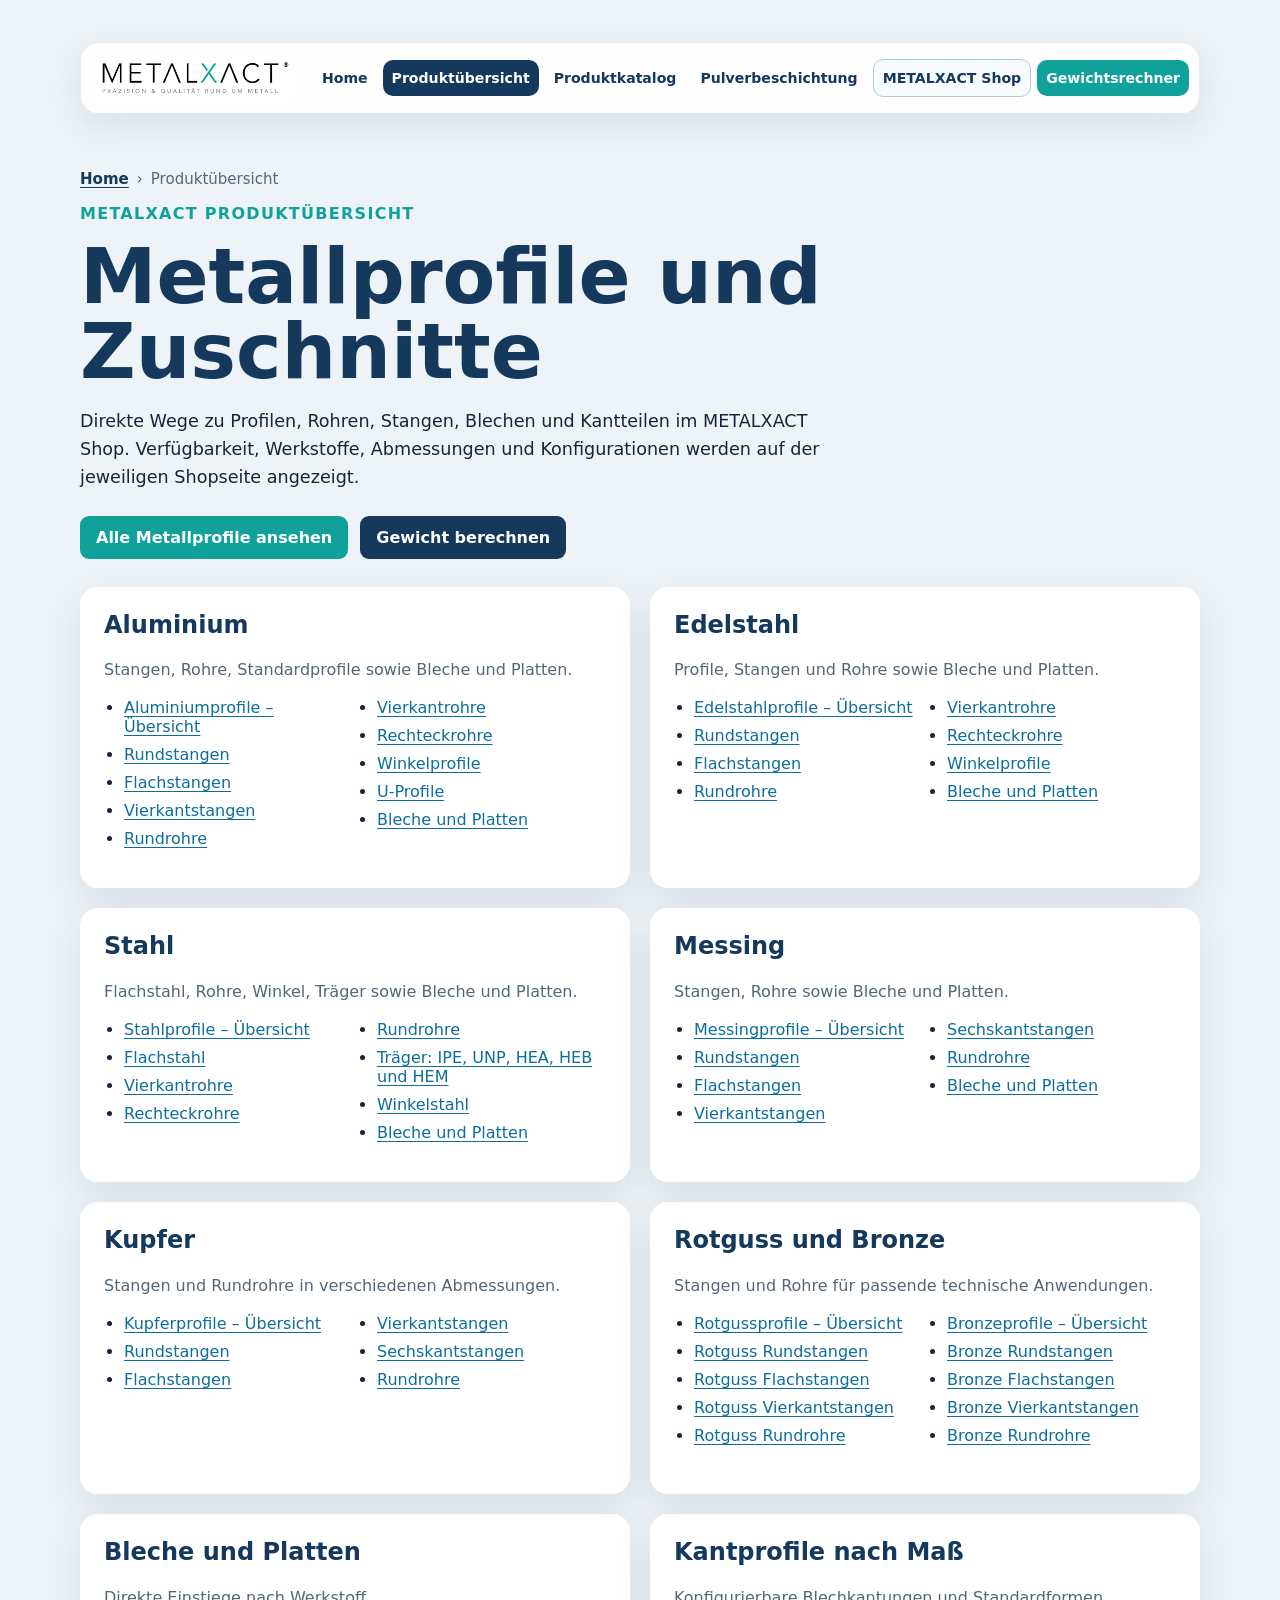
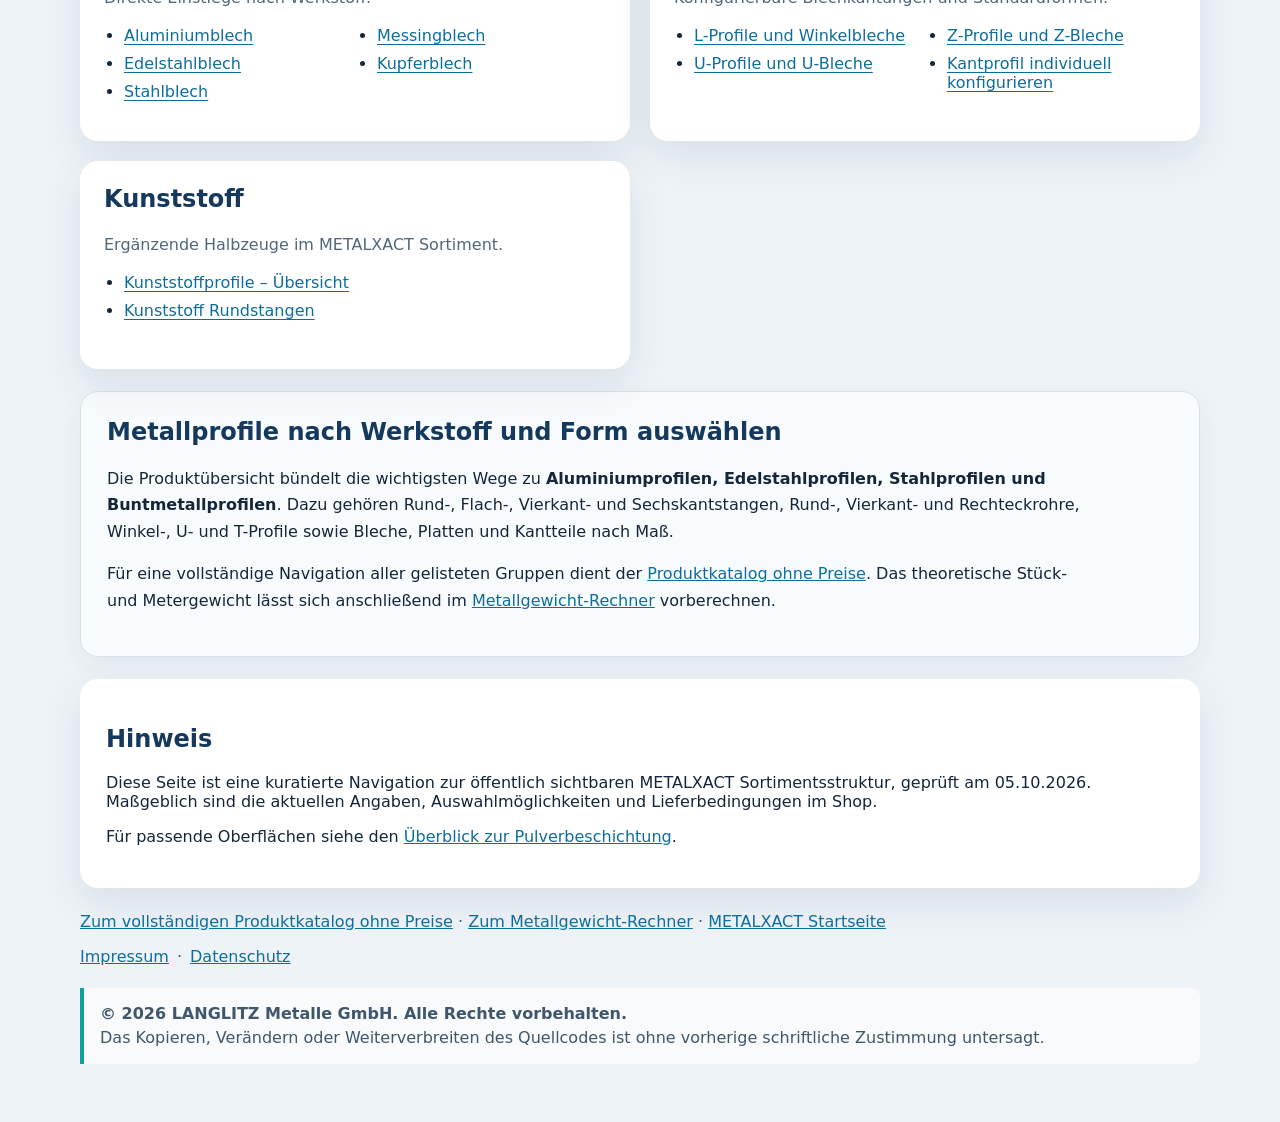
<file: produkte.html>
<!-- Copyright (c) 2026 LANGLITZ Metalle GmbH. All rights reserved. Copying, modification and redistribution of this source code are prohibited without prior written permission. -->
<!doctype html>
<html lang="de" data-rights-owner="LANGLITZ Metalle GmbH">
<head>
  <meta charset="utf-8">
  <meta name="viewport" content="width=device-width, initial-scale=1">
  <link rel="icon" type="image/png" href="[data-uri]">
  <title>Metallprofile nach Maß: Rohre, Stangen & Bleche | METALXACT</title>
  <meta name="description" content="METALXACT Produktübersicht nach Material: Aluminium-, Edelstahl- und Stahlprofile sowie Messing, Kupfer, Bronze, Rotguss, Bleche, Rohre und Kantteile.">
  <meta name="robots" content="index,follow,max-image-preview:large,max-snippet:-1,max-video-preview:-1">
  <meta name="author" content="LANGLITZ Metalle GmbH">
  <meta name="copyright" content="Copyright 2026 LANGLITZ Metalle GmbH. Alle Rechte vorbehalten.">
  <meta name="rights" content="Quellcode, Design, Texte und Berechnungen sind Eigentum der LANGLITZ Metalle GmbH. Kopieren, Verändern und Weiterverbreiten nur mit vorheriger schriftlicher Zustimmung.">
  <meta name="theme-color" content="#15385d">
  <link rel="canonical" href="https://langlitzmetalle.github.io/metal-weight-calculator/produkte.html">
  <link rel="describedby" href="/llms.txt">
  <link rel="license" href="https://github.com/LanglitzMetalle/metal-weight-calculator/blob/main/LICENSE">
  <link rel="sitemap" type="application/xml" href="https://langlitzmetalle.github.io/metal-weight-calculator/sitemap.xml">
  <meta property="og:type" content="website">
  <meta property="og:locale" content="de_DE">
  <meta property="og:site_name" content="METALXACT">
  <meta property="og:title" content="Metallprofile nach Maß: Rohre, Stangen & Bleche | METALXACT">
  <meta property="og:description" content="METALXACT Produktübersicht nach Material: Aluminium-, Edelstahl- und Stahlprofile sowie Messing, Kupfer, Bronze, Rotguss, Bleche, Rohre und Kantteile.">
  <meta property="og:url" content="https://langlitzmetalle.github.io/metal-weight-calculator/produkte.html">
  <meta property="og:image" content="https://langlitzmetalle.github.io/assets/products/metallxact-social-preview.jpg">
  <meta property="og:image:type" content="image/jpeg">
  <meta property="og:image:alt" content="Metallprofile, Rundrohre und Stangen im METALXACT Sortiment">
  <meta name="twitter:image" content="https://langlitzmetalle.github.io/assets/products/metallxact-social-preview.jpg">
  <meta name="twitter:image:alt" content="Metallprofile, Rundrohre und Stangen im METALXACT Sortiment">
  <meta name="twitter:card" content="summary">
  <meta name="twitter:title" content="Metallprofile nach Maß: Rohre, Stangen & Bleche | METALXACT">
  <meta name="twitter:description" content="METALXACT Produktübersicht nach Material: Aluminium-, Edelstahl- und Stahlprofile sowie Messing, Kupfer, Bronze, Rotguss, Bleche, Rohre und Kantteile.">
  <link rel="stylesheet" href="styles.css?v=20261005-18">
  <script type="application/ld+json">
{
  "@context": "https://schema.org",
  "@graph": [
    {
      "@type": "Organization",
      "@id": "https://www.metalxact.com/#organization",
      "name": "LANGLITZ Metalle GmbH",
      "alternateName": "METALXACT",
      "url": "https://www.metalxact.com/"
    },
    {
      "@type": "WebSite",
      "@id": "https://langlitzmetalle.github.io/#website",
      "url": "https://langlitzmetalle.github.io/",
      "name": "METALXACT Metallwerkzeuge",
      "alternateName": "METALXACT",
      "inLanguage": "de-DE",
      "publisher": {
        "@id": "https://www.metalxact.com/#organization"
      },
      "copyrightHolder": {
        "@id": "https://www.metalxact.com/#organization"
      },
      "copyrightYear": 2026,
      "copyrightNotice": "© 2026 LANGLITZ Metalle GmbH. Alle Rechte vorbehalten.",
      "license": "https://github.com/LanglitzMetalle/metal-weight-calculator/blob/main/LICENSE"
    },
    {
      "@type": "CollectionPage",
      "@id": "https://langlitzmetalle.github.io/metal-weight-calculator/produkte.html#webpage",
      "url": "https://langlitzmetalle.github.io/metal-weight-calculator/produkte.html",
      "name": "Metallprofile und Zuschnitte nach Material",
      "description": "METALXACT Produktübersicht nach Material: Aluminium-, Edelstahl- und Stahlprofile sowie Messing, Kupfer, Bronze, Rotguss, Bleche, Rohre und Kantteile.",
      "isPartOf": {
        "@id": "https://langlitzmetalle.github.io/#website"
      },
      "about": {
        "@id": "https://langlitzmetalle.github.io/metal-weight-calculator/produkte.html#materials"
      },
      "mainEntity": {
        "@id": "https://langlitzmetalle.github.io/metal-weight-calculator/produkte.html#materials"
      },
      "publisher": {
        "@id": "https://www.metalxact.com/#organization"
      },
      "inLanguage": "de-DE",
      "dateModified": "2026-10-05",
      "keywords": "Metallprofile nach Maß, Aluminiumprofile, Edelstahlprofile, Stahlprofile, Metallrohre, Metallstangen, Bleche, Platten, Kantprofile",
      "copyrightHolder": {
        "@id": "https://www.metalxact.com/#organization"
      },
      "copyrightYear": 2026,
      "copyrightNotice": "© 2026 LANGLITZ Metalle GmbH. Alle Rechte vorbehalten.",
      "license": "https://github.com/LanglitzMetalle/metal-weight-calculator/blob/main/LICENSE",
      "breadcrumb": {
        "@id": "https://langlitzmetalle.github.io/metal-weight-calculator/produkte.html#breadcrumb"
      }
    },
    {
      "@type": "ItemList",
      "@id": "https://langlitzmetalle.github.io/metal-weight-calculator/produkte.html#materials",
      "name": "Metallprofile nach Werkstoff",
      "numberOfItems": 7,
      "itemListElement": [
        {
          "@type": "ListItem",
          "position": 1,
          "name": "Aluminiumprofile",
          "url": "https://www.metalxact.com/metallprofile-nach-mass/aluminium/"
        },
        {
          "@type": "ListItem",
          "position": 2,
          "name": "Edelstahlprofile",
          "url": "https://www.metalxact.com/metallprofile-nach-mass/edelstahl/"
        },
        {
          "@type": "ListItem",
          "position": 3,
          "name": "Stahlprofile",
          "url": "https://www.metalxact.com/metallprofile-nach-mass/stahl/"
        },
        {
          "@type": "ListItem",
          "position": 4,
          "name": "Kupferprofile",
          "url": "https://www.metalxact.com/metallprofile-nach-mass/kupfer/"
        },
        {
          "@type": "ListItem",
          "position": 5,
          "name": "Messingprofile",
          "url": "https://www.metalxact.com/metallprofile-nach-mass/messing/"
        },
        {
          "@type": "ListItem",
          "position": 6,
          "name": "Bronzeprofile",
          "url": "https://www.metalxact.com/metallprofile-nach-mass/bronze/"
        },
        {
          "@type": "ListItem",
          "position": 7,
          "name": "Rotgussprofile",
          "url": "https://www.metalxact.com/metallprofile-nach-mass/rotguss/"
        }
      ]
    },
    {
      "@type": "BreadcrumbList",
      "@id": "https://langlitzmetalle.github.io/metal-weight-calculator/produkte.html#breadcrumb",
      "itemListElement": [
        {
          "@type": "ListItem",
          "position": 1,
          "name": "Home",
          "item": "https://langlitzmetalle.github.io/"
        },
        {
          "@type": "ListItem",
          "position": 2,
          "name": "Metallprofile und Zuschnitte nach Material",
          "item": "https://langlitzmetalle.github.io/metal-weight-calculator/produkte.html"
        }
      ]
    }
  ]
}
  </script>
</head>
<body>
  <main class="shell">
    <nav class="topnav" aria-label="Seitennavigation">
      <a class="topnav-brand" href="https://langlitzmetalle.github.io/" aria-label="METALXACT Startseite">
        <img src="metalxact-logo.png" width="397" height="90" alt="METALXACT – Präzision und Qualität rund um Metall">
      </a>
      <a href="https://langlitzmetalle.github.io/">Home</a>
      <a class="active" href="produkte.html" aria-current="page">Produktübersicht</a>
      <a href="produktkatalog.html">Produktkatalog</a>
      <a href="pulverbeschichtung.html">Pulverbeschichtung</a>
      <a class="nav-shop" href="https://www.metalxact.com/">METALXACT Shop</a>
      <a class="nav-calculator" href="/metal-weight-calculator/">Gewichtsrechner</a>
    </nav>
    <nav class="breadcrumbs" aria-label="Brotkrümelnavigation">
      <a href="https://langlitzmetalle.github.io/">Home</a><span aria-hidden="true">›</span><span aria-current="page">Produktübersicht</span>
    </nav>

    <header>
      <p class="eyebrow">METALXACT Produktübersicht</p>
      <h1>Metallprofile und Zuschnitte</h1>
      <p class="intro">Direkte Wege zu Profilen, Rohren, Stangen, Blechen und Kantteilen im METALXACT Shop. Verfügbarkeit, Werkstoffe, Abmessungen und Konfigurationen werden auf der jeweiligen Shopseite angezeigt.</p>
      <div class="hero-actions">
        <a class="button-link" href="https://www.metalxact.com/metallprofile-nach-mass/">Alle Metallprofile ansehen</a>
        <a class="button-link secondary" href="/metal-weight-calculator/">Gewicht berechnen</a>
      </div>
    </header>

    <section class="catalog" aria-label="Produktkategorien">
      <article class="catalog-card">
        <h2>Aluminium</h2>
        <p>Stangen, Rohre, Standardprofile sowie Bleche und Platten.</p>
        <ul>
          <li><a href="https://www.metalxact.com/metallprofile-nach-mass/aluminium/">Aluminiumprofile – Übersicht</a></li>
          <li><a href="https://www.metalxact.com/metallprofile-nach-mass/aluminium/rundstangen/">Rundstangen</a></li>
          <li><a href="https://www.metalxact.com/metallprofile-nach-mass/aluminium/flachstangen/">Flachstangen</a></li>
          <li><a href="https://www.metalxact.com/metallprofile-nach-mass/aluminium/vierkantstangen/">Vierkantstangen</a></li>
          <li><a href="https://www.metalxact.com/metallprofile-nach-mass/aluminium/rundrohre/">Rundrohre</a></li>
          <li><a href="https://www.metalxact.com/metallprofile-nach-mass/aluminium/vierkantrohre/">Vierkantrohre</a></li>
          <li><a href="https://www.metalxact.com/metallprofile-nach-mass/aluminium/rechteckrohre/">Rechteckrohre</a></li>
          <li><a href="https://www.metalxact.com/metallprofile-nach-mass/aluminium/winkel-profile/">Winkelprofile</a></li>
          <li><a href="https://www.metalxact.com/metallprofile-nach-mass/aluminium/u-profile/">U-Profile</a></li>
          <li><a href="https://www.metalxact.com/metallprofile-nach-mass/aluminium/bleche-platten/">Bleche und Platten</a></li>
        </ul>
      </article>

      <article class="catalog-card">
        <h2>Edelstahl</h2>
        <p>Profile, Stangen und Rohre sowie Bleche und Platten.</p>
        <ul>
          <li><a href="https://www.metalxact.com/metallprofile-nach-mass/edelstahl/">Edelstahlprofile – Übersicht</a></li>
          <li><a href="https://www.metalxact.com/metallprofile-nach-mass/edelstahl/rundstangen/">Rundstangen</a></li>
          <li><a href="https://www.metalxact.com/metallprofile-nach-mass/edelstahl/flachstangen/">Flachstangen</a></li>
          <li><a href="https://www.metalxact.com/metallprofile-nach-mass/edelstahl/rundrohre/">Rundrohre</a></li>
          <li><a href="https://www.metalxact.com/metallprofile-nach-mass/edelstahl/vierkantrohre/">Vierkantrohre</a></li>
          <li><a href="https://www.metalxact.com/metallprofile-nach-mass/edelstahl/rechteckrohre/">Rechteckrohre</a></li>
          <li><a href="https://www.metalxact.com/metallprofile-nach-mass/edelstahl/winkel-profile/">Winkelprofile</a></li>
          <li><a href="https://www.metalxact.com/metallprofile-nach-mass/edelstahl/bleche-platten/">Bleche und Platten</a></li>
        </ul>
      </article>

      <article class="catalog-card">
        <h2>Stahl</h2>
        <p>Flachstahl, Rohre, Winkel, Träger sowie Bleche und Platten.</p>
        <ul>
          <li><a href="https://www.metalxact.com/metallprofile-nach-mass/stahl/">Stahlprofile – Übersicht</a></li>
          <li><a href="https://www.metalxact.com/metallprofile-nach-mass/stahl/flachstahl/">Flachstahl</a></li>
          <li><a href="https://www.metalxact.com/metallprofile-nach-mass/stahl/vierkantrohre/">Vierkantrohre</a></li>
          <li><a href="https://www.metalxact.com/metallprofile-nach-mass/stahl/rechteckrohre/">Rechteckrohre</a></li>
          <li><a href="https://www.metalxact.com/metallprofile-nach-mass/stahl/rundrohre/">Rundrohre</a></li>
          <li><a href="https://www.metalxact.com/metallprofile-nach-mass/stahl/traeger-ipe-unp-hea-heb-hem/">Träger: IPE, UNP, HEA, HEB und HEM</a></li>
          <li><a href="https://www.metalxact.com/metallprofile-nach-mass/stahl/winkelstahl/">Winkelstahl</a></li>
          <li><a href="https://www.metalxact.com/metallprofile-nach-mass/stahl/bleche-platten/">Bleche und Platten</a></li>
        </ul>
      </article>

      <article class="catalog-card">
        <h2>Messing</h2>
        <p>Stangen, Rohre sowie Bleche und Platten.</p>
        <ul>
          <li><a href="https://www.metalxact.com/metallprofile-nach-mass/messing/">Messingprofile – Übersicht</a></li>
          <li><a href="https://www.metalxact.com/metallprofile-nach-mass/messing/rundstangen/">Rundstangen</a></li>
          <li><a href="https://www.metalxact.com/metallprofile-nach-mass/messing/flachstangen/">Flachstangen</a></li>
          <li><a href="https://www.metalxact.com/metallprofile-nach-mass/messing/vierkantstangen/">Vierkantstangen</a></li>
          <li><a href="https://www.metalxact.com/metallprofile-nach-mass/messing/sechskantstangen/">Sechskantstangen</a></li>
          <li><a href="https://www.metalxact.com/metallprofile-nach-mass/messing/rundrohre/">Rundrohre</a></li>
          <li><a href="https://www.metalxact.com/metallprofile-nach-mass/messing/bleche-platten/">Bleche und Platten</a></li>
        </ul>
      </article>

      <article class="catalog-card">
        <h2>Kupfer</h2>
        <p>Stangen und Rundrohre in verschiedenen Abmessungen.</p>
        <ul>
          <li><a href="https://www.metalxact.com/metallprofile-nach-mass/kupfer/">Kupferprofile – Übersicht</a></li>
          <li><a href="https://www.metalxact.com/metallprofile-nach-mass/kupfer/rundstangen/">Rundstangen</a></li>
          <li><a href="https://www.metalxact.com/metallprofile-nach-mass/kupfer/flachstangen/">Flachstangen</a></li>
          <li><a href="https://www.metalxact.com/metallprofile-nach-mass/kupfer/vierkantstangen/">Vierkantstangen</a></li>
          <li><a href="https://www.metalxact.com/metallprofile-nach-mass/kupfer/sechskantstangen/">Sechskantstangen</a></li>
          <li><a href="https://www.metalxact.com/metallprofile-nach-mass/kupfer/rundrohre/">Rundrohre</a></li>
        </ul>
      </article>

      <article class="catalog-card">
        <h2>Rotguss und Bronze</h2>
        <p>Stangen und Rohre für passende technische Anwendungen.</p>
        <ul>
          <li><a href="https://www.metalxact.com/metallprofile-nach-mass/rotguss/">Rotgussprofile – Übersicht</a></li>
          <li><a href="https://www.metalxact.com/metallprofile-nach-mass/rotguss/rundstangen/">Rotguss Rundstangen</a></li>
          <li><a href="https://www.metalxact.com/metallprofile-nach-mass/rotguss/flachstangen/">Rotguss Flachstangen</a></li>
          <li><a href="https://www.metalxact.com/metallprofile-nach-mass/rotguss/vierkantstangen/">Rotguss Vierkantstangen</a></li>
          <li><a href="https://www.metalxact.com/metallprofile-nach-mass/rotguss/rundrohre/">Rotguss Rundrohre</a></li>
          <li><a href="https://www.metalxact.com/metallprofile-nach-mass/bronze/">Bronzeprofile – Übersicht</a></li>
          <li><a href="https://www.metalxact.com/metallprofile-nach-mass/bronze/rundstangen/">Bronze Rundstangen</a></li>
          <li><a href="https://www.metalxact.com/metallprofile-nach-mass/bronze/flachstangen/">Bronze Flachstangen</a></li>
          <li><a href="https://www.metalxact.com/metallprofile-nach-mass/bronze/vierkantstangen/">Bronze Vierkantstangen</a></li>
          <li><a href="https://www.metalxact.com/metallprofile-nach-mass/bronze/rundrohre/">Bronze Rundrohre</a></li>
        </ul>
      </article>

      <article class="catalog-card">
        <h2>Bleche und Platten</h2>
        <p>Direkte Einstiege nach Werkstoff.</p>
        <ul>
          <li><a href="https://www.metalxact.com/bleche-platten-nach-mass/aluminiumblech/">Aluminiumblech</a></li>
          <li><a href="https://www.metalxact.com/bleche-platten-nach-mass/edelstahlblech/">Edelstahlblech</a></li>
          <li><a href="https://www.metalxact.com/bleche-platten-nach-mass/stahlblech/">Stahlblech</a></li>
          <li><a href="https://www.metalxact.com/bleche-platten-nach-mass/messingblech/">Messingblech</a></li>
          <li><a href="https://www.metalxact.com/bleche-platten-nach-mass/kupferblech/">Kupferblech</a></li>
        </ul>
      </article>

      <article class="catalog-card">
        <h2>Kantprofile nach Maß</h2>
        <p>Konfigurierbare Blechkantungen und Standardformen.</p>
        <ul>
          <li><a href="https://www.metalxact.com/kantteile-blechabkantungen-nach-mass/l-profil-winkelblech/">L-Profile und Winkelbleche</a></li>
          <li><a href="https://www.metalxact.com/kantteile-blechabkantungen-nach-mass/u-profil-u-blech/">U-Profile und U-Bleche</a></li>
          <li><a href="https://www.metalxact.com/kantteile-blechabkantungen-nach-mass/z-profil-z-blech/">Z-Profile und Z-Bleche</a></li>
          <li><a href="https://www.metalxact.com/kantteile-blechabkantungen-nach-mass/kantprofil-nach-mass-individuell-konfigurierbar/">Kantprofil individuell konfigurieren</a></li>
        </ul>
      </article>

      <article class="catalog-card compact">
        <h2>Kunststoff</h2>
        <p>Ergänzende Halbzeuge im METALXACT Sortiment.</p>
        <ul>
          <li><a href="https://www.metalxact.com/metallprofile-nach-mass/kunststoff/">Kunststoffprofile – Übersicht</a></li>
          <li><a href="https://www.metalxact.com/metallprofile-nach-mass/kunststoff/rundstangen/">Kunststoff Rundstangen</a></li>
        </ul>
      </article>
    </section>


    <section class="seo-content" aria-labelledby="product-guide-title">
      <h2 id="product-guide-title">Metallprofile nach Werkstoff und Form auswählen</h2>
      <p>Die Produktübersicht bündelt die wichtigsten Wege zu <strong>Aluminiumprofilen, Edelstahlprofilen, Stahlprofilen und Buntmetallprofilen</strong>. Dazu gehören Rund-, Flach-, Vierkant- und Sechskantstangen, Rund-, Vierkant- und Rechteckrohre, Winkel-, U- und T-Profile sowie Bleche, Platten und Kantteile nach Maß.</p>
      <p>Für eine vollständige Navigation aller gelisteten Gruppen dient der <a href="produktkatalog.html">Produktkatalog ohne Preise</a>. Das theoretische Stück- und Metergewicht lässt sich anschließend im <a href="/metal-weight-calculator/">Metallgewicht-Rechner</a> vorberechnen.</p>
    </section>

    <section class="notes">
      <h2>Hinweis</h2>
      <p>Diese Seite ist eine kuratierte Navigation zur öffentlich sichtbaren METALXACT Sortimentsstruktur, geprüft am 05.10.2026. Maßgeblich sind die aktuellen Angaben, Auswahlmöglichkeiten und Lieferbedingungen im Shop.</p>
      <p>Für passende Oberflächen siehe den <a href="pulverbeschichtung.html">Überblick zur Pulverbeschichtung</a>.</p>
    </section>

    <footer>
      <p><a href="produktkatalog.html">Zum vollständigen Produktkatalog ohne Preise</a> · <a href="/metal-weight-calculator/">Zum Metallgewicht-Rechner</a> · <a href="https://www.metalxact.com/">METALXACT Startseite</a></p>
      <p class="legal-links"><a href="https://www.metalxact.com/informationen/impressum/">Impressum</a> · <a href="https://www.metalxact.com/informationen/datenschutz/">Datenschutz</a></p>
      <p class="copyright-notice"><strong>© 2026 LANGLITZ Metalle GmbH. Alle Rechte vorbehalten.</strong><br>Das Kopieren, Verändern oder Weiterverbreiten des Quellcodes ist ohne vorherige schriftliche Zustimmung untersagt.</p>
    </footer>
  </main>
</body>
</html>
</file>
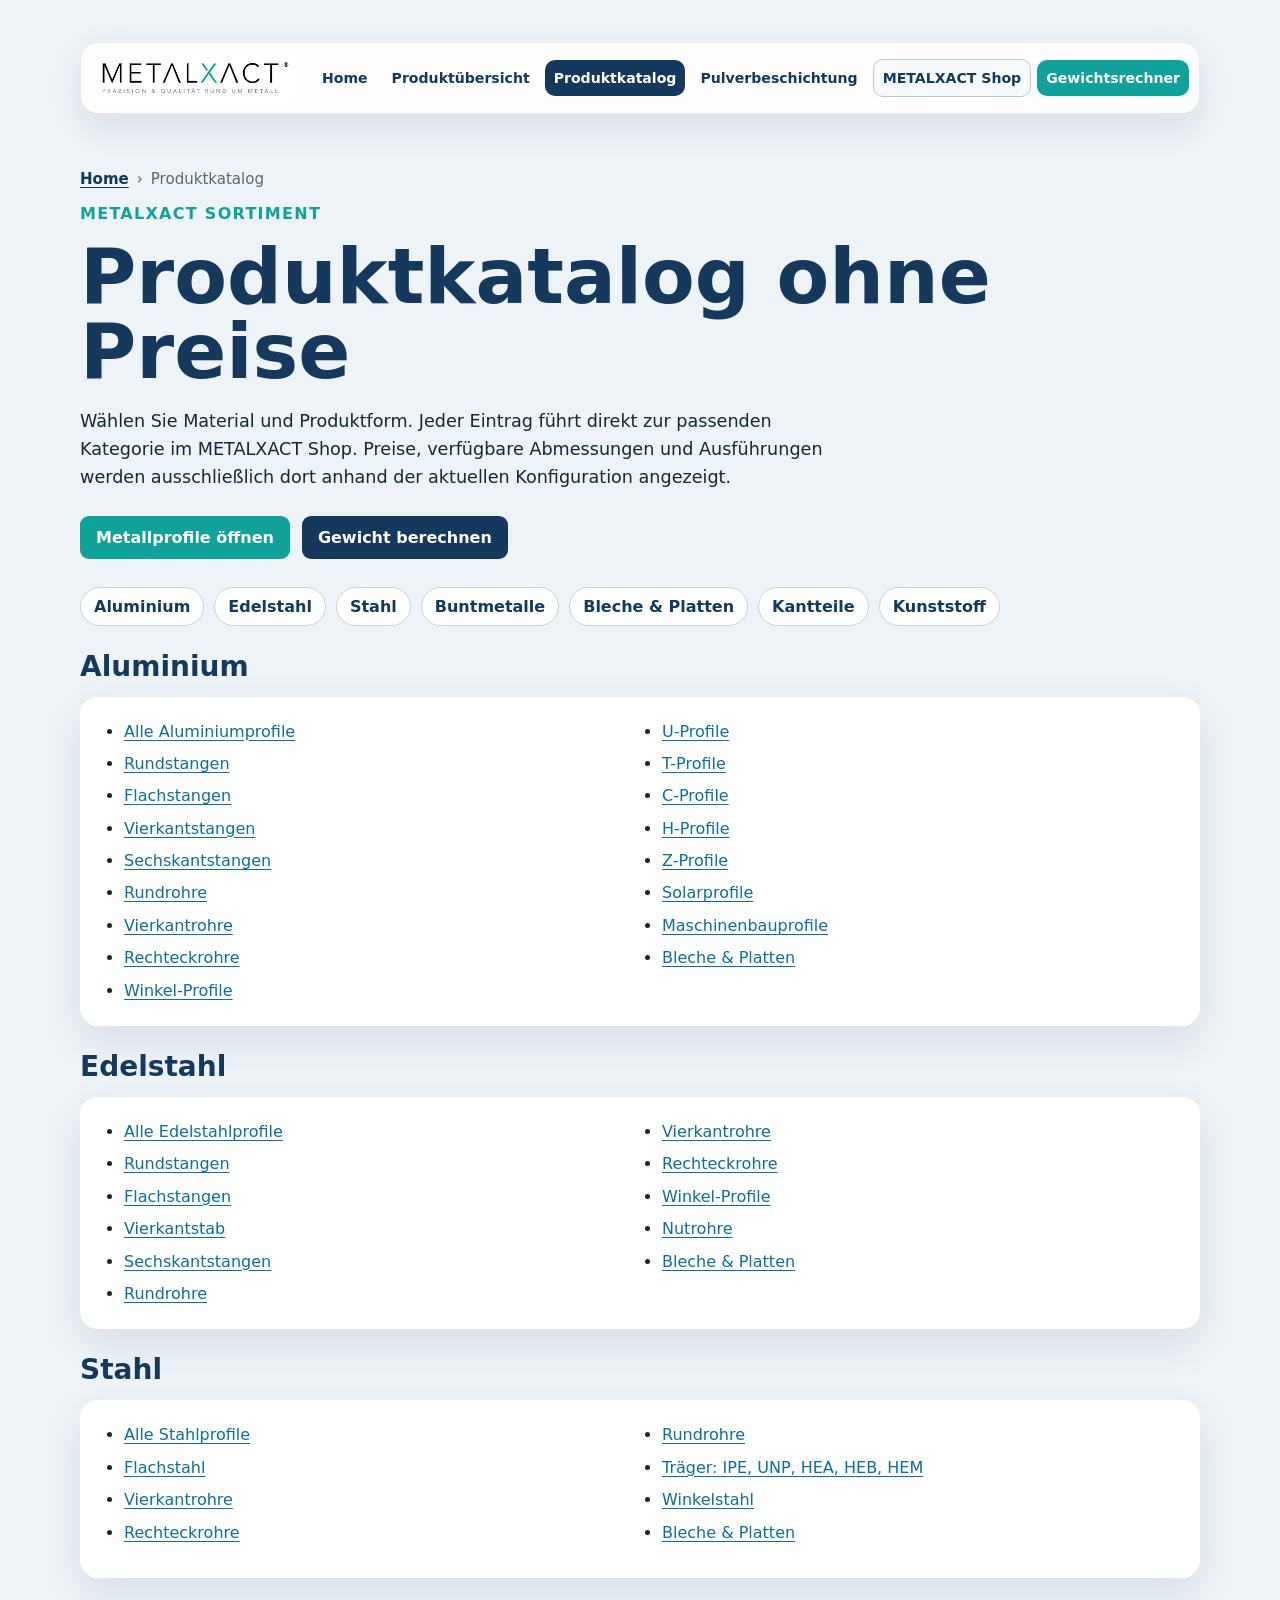
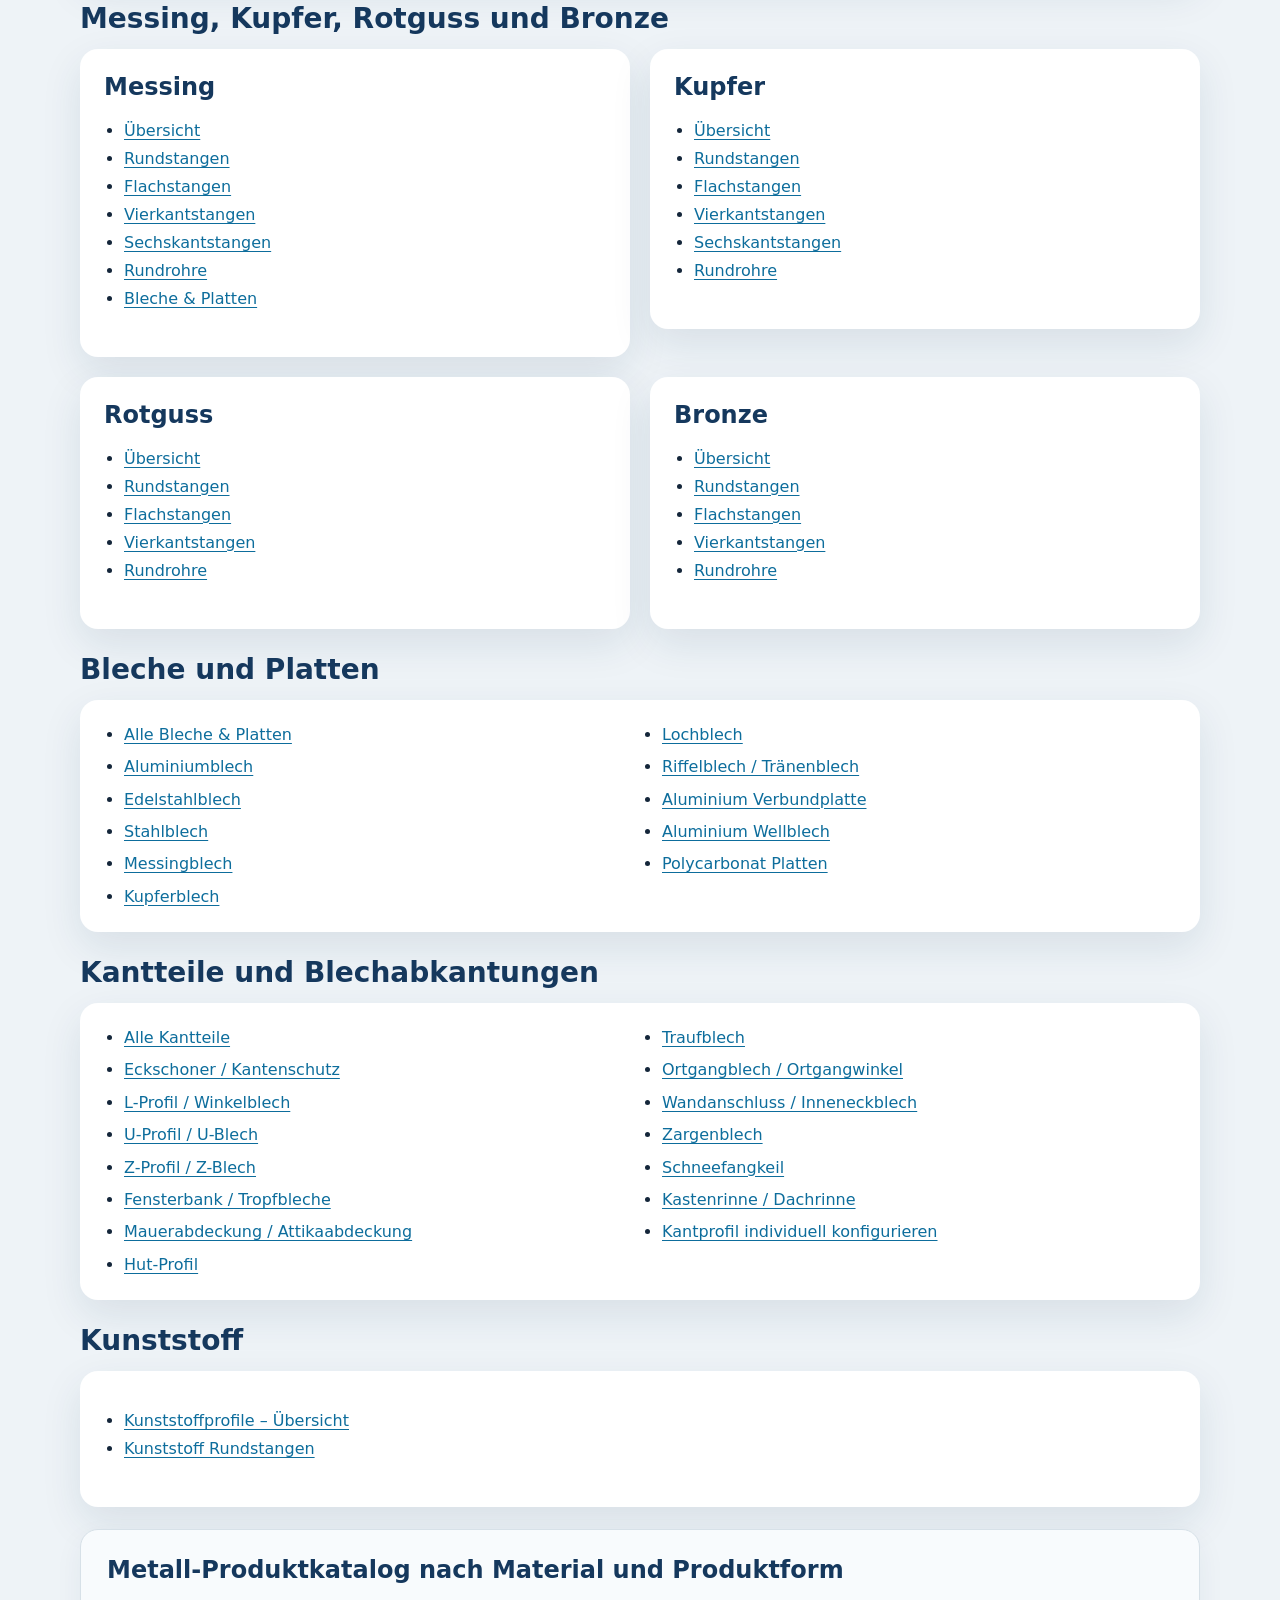
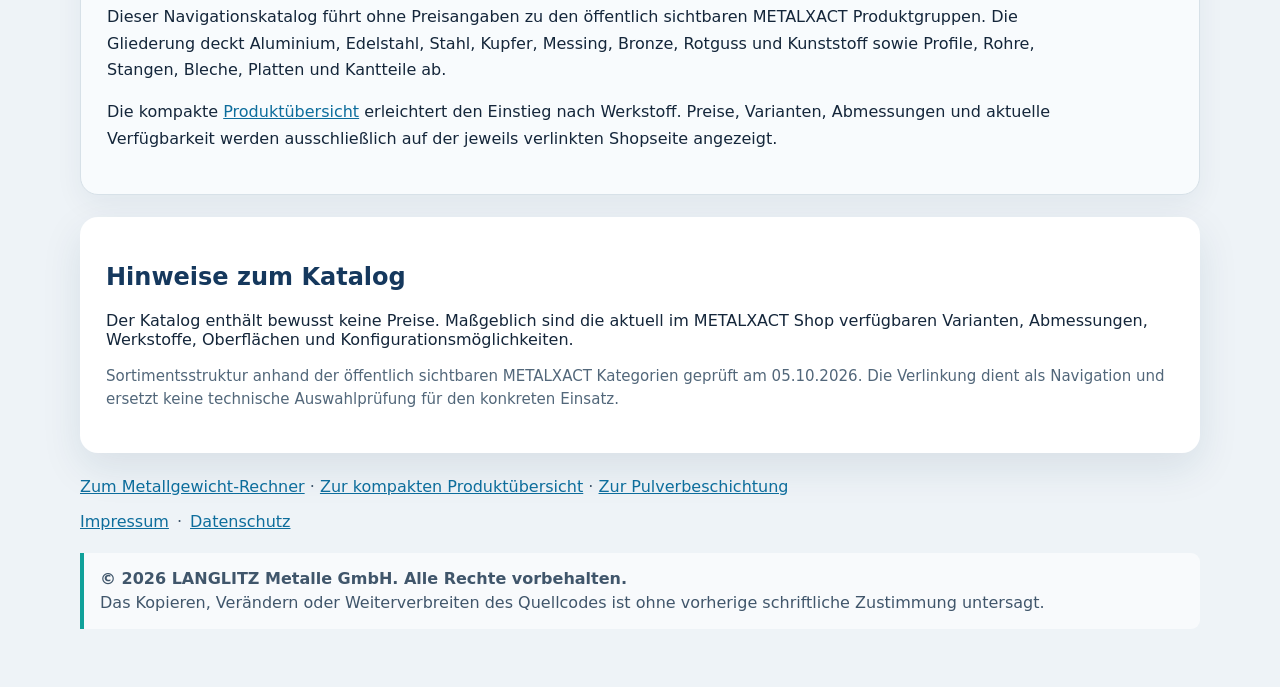
<file: produktkatalog.html>
<!-- Copyright (c) 2026 LANGLITZ Metalle GmbH. All rights reserved. Copying, modification and redistribution of this source code are prohibited without prior written permission. -->
<!doctype html>
<html lang="de" data-rights-owner="LANGLITZ Metalle GmbH">
<head>
  <meta charset="utf-8">
  <meta name="viewport" content="width=device-width, initial-scale=1">
  <link rel="icon" type="image/png" href="[data-uri]">
  <title>Metall-Produktkatalog ohne Preise | METALXACT</title>
  <meta name="description" content="Produktkatalog ohne Preise mit direkten Shoplinks zu Metallprofilen, Rohren, Stangen, Blechen, Platten und Kantteilen aus Aluminium, Edelstahl und Stahl.">
  <meta name="robots" content="index,follow,max-image-preview:large,max-snippet:-1,max-video-preview:-1">
  <meta name="author" content="LANGLITZ Metalle GmbH">
  <meta name="copyright" content="Copyright 2026 LANGLITZ Metalle GmbH. Alle Rechte vorbehalten.">
  <meta name="rights" content="Quellcode, Design, Texte und Berechnungen sind Eigentum der LANGLITZ Metalle GmbH. Kopieren, Verändern und Weiterverbreiten nur mit vorheriger schriftlicher Zustimmung.">
  <meta name="theme-color" content="#15385d">
  <link rel="canonical" href="https://langlitzmetalle.github.io/metal-weight-calculator/produktkatalog.html">
  <link rel="describedby" href="/llms.txt">
  <link rel="license" href="https://github.com/LanglitzMetalle/metal-weight-calculator/blob/main/LICENSE">
  <link rel="sitemap" type="application/xml" href="https://langlitzmetalle.github.io/metal-weight-calculator/sitemap.xml">
  <meta property="og:type" content="website">
  <meta property="og:locale" content="de_DE">
  <meta property="og:site_name" content="METALXACT">
  <meta property="og:title" content="Metall-Produktkatalog ohne Preise | METALXACT">
  <meta property="og:description" content="Produktkatalog ohne Preise mit direkten Shoplinks zu Metallprofilen, Rohren, Stangen, Blechen, Platten und Kantteilen aus Aluminium, Edelstahl und Stahl.">
  <meta property="og:url" content="https://langlitzmetalle.github.io/metal-weight-calculator/produktkatalog.html">
  <meta property="og:image" content="https://langlitzmetalle.github.io/assets/products/metallxact-social-preview.jpg">
  <meta property="og:image:type" content="image/jpeg">
  <meta property="og:image:alt" content="Metallprofile, Rundrohre und Stangen im METALXACT Sortiment">
  <meta name="twitter:image" content="https://langlitzmetalle.github.io/assets/products/metallxact-social-preview.jpg">
  <meta name="twitter:image:alt" content="Metallprofile, Rundrohre und Stangen im METALXACT Sortiment">
  <meta name="twitter:card" content="summary">
  <meta name="twitter:title" content="Metall-Produktkatalog ohne Preise | METALXACT">
  <meta name="twitter:description" content="Produktkatalog ohne Preise mit direkten Shoplinks zu Metallprofilen, Rohren, Stangen, Blechen, Platten und Kantteilen aus Aluminium, Edelstahl und Stahl.">
  <link rel="stylesheet" href="styles.css?v=20261005-18">
  <script type="application/ld+json">
{
  "@context": "https://schema.org",
  "@graph": [
    {
      "@type": "Organization",
      "@id": "https://www.metalxact.com/#organization",
      "name": "LANGLITZ Metalle GmbH",
      "alternateName": "METALXACT",
      "url": "https://www.metalxact.com/"
    },
    {
      "@type": "WebSite",
      "@id": "https://langlitzmetalle.github.io/#website",
      "url": "https://langlitzmetalle.github.io/",
      "name": "METALXACT Metallwerkzeuge",
      "alternateName": "METALXACT",
      "inLanguage": "de-DE",
      "publisher": {
        "@id": "https://www.metalxact.com/#organization"
      },
      "copyrightHolder": {
        "@id": "https://www.metalxact.com/#organization"
      },
      "copyrightYear": 2026,
      "copyrightNotice": "© 2026 LANGLITZ Metalle GmbH. Alle Rechte vorbehalten.",
      "license": "https://github.com/LanglitzMetalle/metal-weight-calculator/blob/main/LICENSE"
    },
    {
      "@type": "CollectionPage",
      "@id": "https://langlitzmetalle.github.io/metal-weight-calculator/produktkatalog.html#webpage",
      "url": "https://langlitzmetalle.github.io/metal-weight-calculator/produktkatalog.html",
      "name": "Metall-Produktkatalog ohne Preise",
      "description": "Produktkatalog ohne Preise mit direkten Shoplinks zu Metallprofilen, Rohren, Stangen, Blechen, Platten und Kantteilen aus Aluminium, Edelstahl und Stahl.",
      "isPartOf": {
        "@id": "https://langlitzmetalle.github.io/#website"
      },
      "about": {
        "@id": "https://langlitzmetalle.github.io/metal-weight-calculator/produktkatalog.html#catalog"
      },
      "mainEntity": {
        "@id": "https://langlitzmetalle.github.io/metal-weight-calculator/produktkatalog.html#catalog"
      },
      "publisher": {
        "@id": "https://www.metalxact.com/#organization"
      },
      "inLanguage": "de-DE",
      "dateModified": "2026-10-05",
      "keywords": "Metall Produktkatalog, Metallprofile Katalog, Rohre, Stangen, Bleche, Platten, Kantteile, Aluminium, Edelstahl, Stahl, Buntmetalle",
      "copyrightHolder": {
        "@id": "https://www.metalxact.com/#organization"
      },
      "copyrightYear": 2026,
      "copyrightNotice": "© 2026 LANGLITZ Metalle GmbH. Alle Rechte vorbehalten.",
      "license": "https://github.com/LanglitzMetalle/metal-weight-calculator/blob/main/LICENSE",
      "breadcrumb": {
        "@id": "https://langlitzmetalle.github.io/metal-weight-calculator/produktkatalog.html#breadcrumb"
      }
    },
    {
      "@type": "ItemList",
      "@id": "https://langlitzmetalle.github.io/metal-weight-calculator/produktkatalog.html#catalog",
      "name": "METALXACT Produktkatalog nach Material und Produktform",
      "numberOfItems": 7,
      "itemListElement": [
        {
          "@type": "ListItem",
          "position": 1,
          "name": "Aluminium",
          "url": "https://langlitzmetalle.github.io/metal-weight-calculator/produktkatalog.html#aluminium"
        },
        {
          "@type": "ListItem",
          "position": 2,
          "name": "Edelstahl",
          "url": "https://langlitzmetalle.github.io/metal-weight-calculator/produktkatalog.html#edelstahl"
        },
        {
          "@type": "ListItem",
          "position": 3,
          "name": "Stahl",
          "url": "https://langlitzmetalle.github.io/metal-weight-calculator/produktkatalog.html#stahl"
        },
        {
          "@type": "ListItem",
          "position": 4,
          "name": "Buntmetalle",
          "url": "https://langlitzmetalle.github.io/metal-weight-calculator/produktkatalog.html#buntmetalle"
        },
        {
          "@type": "ListItem",
          "position": 5,
          "name": "Bleche und Platten",
          "url": "https://langlitzmetalle.github.io/metal-weight-calculator/produktkatalog.html#bleche"
        },
        {
          "@type": "ListItem",
          "position": 6,
          "name": "Kantteile",
          "url": "https://langlitzmetalle.github.io/metal-weight-calculator/produktkatalog.html#kantteile"
        },
        {
          "@type": "ListItem",
          "position": 7,
          "name": "Kunststoff",
          "url": "https://langlitzmetalle.github.io/metal-weight-calculator/produktkatalog.html#kunststoff"
        }
      ]
    },
    {
      "@type": "BreadcrumbList",
      "@id": "https://langlitzmetalle.github.io/metal-weight-calculator/produktkatalog.html#breadcrumb",
      "itemListElement": [
        {
          "@type": "ListItem",
          "position": 1,
          "name": "Home",
          "item": "https://langlitzmetalle.github.io/"
        },
        {
          "@type": "ListItem",
          "position": 2,
          "name": "Metall-Produktkatalog ohne Preise",
          "item": "https://langlitzmetalle.github.io/metal-weight-calculator/produktkatalog.html"
        }
      ]
    }
  ]
}
  </script>
</head>
<body>
  <main class="shell">
    <nav class="topnav" aria-label="Seitennavigation">
      <a class="topnav-brand" href="https://langlitzmetalle.github.io/" aria-label="METALXACT Startseite">
        <img src="metalxact-logo.png" width="397" height="90" alt="METALXACT – Präzision und Qualität rund um Metall">
      </a>
      <a href="https://langlitzmetalle.github.io/">Home</a>
      <a href="produkte.html">Produktübersicht</a>
      <a class="active" href="produktkatalog.html" aria-current="page">Produktkatalog</a>
      <a href="pulverbeschichtung.html">Pulverbeschichtung</a>
      <a class="nav-shop" href="https://www.metalxact.com/">METALXACT Shop</a>
      <a class="nav-calculator" href="/metal-weight-calculator/">Gewichtsrechner</a>
    </nav>
    <nav class="breadcrumbs" aria-label="Brotkrümelnavigation">
      <a href="https://langlitzmetalle.github.io/">Home</a><span aria-hidden="true">›</span><span aria-current="page">Produktkatalog</span>
    </nav>

    <header>
      <p class="eyebrow">METALXACT Sortiment</p>
      <h1>Produktkatalog ohne Preise</h1>
      <p class="intro">Wählen Sie Material und Produktform. Jeder Eintrag führt direkt zur passenden Kategorie im METALXACT Shop. Preise, verfügbare Abmessungen und Ausführungen werden ausschließlich dort anhand der aktuellen Konfiguration angezeigt.</p>
      <div class="hero-actions">
        <a class="button-link" href="https://www.metalxact.com/metallprofile-nach-mass/">Metallprofile öffnen</a>
        <a class="button-link secondary" href="/metal-weight-calculator/">Gewicht berechnen</a>
      </div>
    </header>

    <nav aria-label="Katalogbereiche">
      <ul class="catalog-jump">
        <li><a href="#aluminium">Aluminium</a></li>
        <li><a href="#edelstahl">Edelstahl</a></li>
        <li><a href="#stahl">Stahl</a></li>
        <li><a href="#buntmetalle">Buntmetalle</a></li>
        <li><a href="#bleche">Bleche &amp; Platten</a></li>
        <li><a href="#kantteile">Kantteile</a></li>
        <li><a href="#kunststoff">Kunststoff</a></li>
      </ul>
    </nav>

    <section class="catalog-section" id="aluminium">
      <h2>Aluminium</h2>
      <article class="catalog-card">
        <ul class="catalog-list">
          <li><a href="https://www.metalxact.com/metallprofile-nach-mass/aluminium/">Alle Aluminiumprofile</a></li>
          <li><a href="https://www.metalxact.com/metallprofile-nach-mass/aluminium/rundstangen/">Rundstangen</a></li>
          <li><a href="https://www.metalxact.com/metallprofile-nach-mass/aluminium/flachstangen/">Flachstangen</a></li>
          <li><a href="https://www.metalxact.com/metallprofile-nach-mass/aluminium/vierkantstangen/">Vierkantstangen</a></li>
          <li><a href="https://www.metalxact.com/metallprofile-nach-mass/aluminium/sechskantstangen/">Sechskantstangen</a></li>
          <li><a href="https://www.metalxact.com/metallprofile-nach-mass/aluminium/rundrohre/">Rundrohre</a></li>
          <li><a href="https://www.metalxact.com/metallprofile-nach-mass/aluminium/vierkantrohre/">Vierkantrohre</a></li>
          <li><a href="https://www.metalxact.com/metallprofile-nach-mass/aluminium/rechteckrohre/">Rechteckrohre</a></li>
          <li><a href="https://www.metalxact.com/metallprofile-nach-mass/aluminium/winkel-profile/">Winkel-Profile</a></li>
          <li><a href="https://www.metalxact.com/metallprofile-nach-mass/aluminium/u-profile/">U-Profile</a></li>
          <li><a href="https://www.metalxact.com/metallprofile-nach-mass/aluminium/t-profile/">T-Profile</a></li>
          <li><a href="https://www.metalxact.com/metallprofile-nach-mass/aluminium/c-profile/">C-Profile</a></li>
          <li><a href="https://www.metalxact.com/metallprofile-nach-mass/aluminium/h-profile/">H-Profile</a></li>
          <li><a href="https://www.metalxact.com/metallprofile-nach-mass/aluminium/z-profile/">Z-Profile</a></li>
          <li><a href="https://www.metalxact.com/metallprofile-nach-mass/aluminium/solarprofile/">Solarprofile</a></li>
          <li><a href="https://www.metalxact.com/metallprofile-nach-mass/aluminium/maschinenbauprofile/">Maschinenbauprofile</a></li>
          <li><a href="https://www.metalxact.com/metallprofile-nach-mass/aluminium/bleche-platten/">Bleche &amp; Platten</a></li>
        </ul>
      </article>
    </section>

    <section class="catalog-section" id="edelstahl">
      <h2>Edelstahl</h2>
      <article class="catalog-card">
        <ul class="catalog-list">
          <li><a href="https://www.metalxact.com/metallprofile-nach-mass/edelstahl/">Alle Edelstahlprofile</a></li>
          <li><a href="https://www.metalxact.com/metallprofile-nach-mass/edelstahl/rundstangen/">Rundstangen</a></li>
          <li><a href="https://www.metalxact.com/metallprofile-nach-mass/edelstahl/flachstangen/">Flachstangen</a></li>
          <li><a href="https://www.metalxact.com/metallprofile-nach-mass/edelstahl/vierkantstab/">Vierkantstab</a></li>
          <li><a href="https://www.metalxact.com/metallprofile-nach-mass/edelstahl/sechskantstangen/">Sechskantstangen</a></li>
          <li><a href="https://www.metalxact.com/metallprofile-nach-mass/edelstahl/rundrohre/">Rundrohre</a></li>
          <li><a href="https://www.metalxact.com/metallprofile-nach-mass/edelstahl/vierkantrohre/">Vierkantrohre</a></li>
          <li><a href="https://www.metalxact.com/metallprofile-nach-mass/edelstahl/rechteckrohre/">Rechteckrohre</a></li>
          <li><a href="https://www.metalxact.com/metallprofile-nach-mass/edelstahl/winkel-profile/">Winkel-Profile</a></li>
          <li><a href="https://www.metalxact.com/metallprofile-nach-mass/edelstahl/nutrohre/">Nutrohre</a></li>
          <li><a href="https://www.metalxact.com/metallprofile-nach-mass/edelstahl/bleche-platten/">Bleche &amp; Platten</a></li>
        </ul>
      </article>
    </section>

    <section class="catalog-section" id="stahl">
      <h2>Stahl</h2>
      <article class="catalog-card">
        <ul class="catalog-list">
          <li><a href="https://www.metalxact.com/metallprofile-nach-mass/stahl/">Alle Stahlprofile</a></li>
          <li><a href="https://www.metalxact.com/metallprofile-nach-mass/stahl/flachstahl/">Flachstahl</a></li>
          <li><a href="https://www.metalxact.com/metallprofile-nach-mass/stahl/vierkantrohre/">Vierkantrohre</a></li>
          <li><a href="https://www.metalxact.com/metallprofile-nach-mass/stahl/rechteckrohre/">Rechteckrohre</a></li>
          <li><a href="https://www.metalxact.com/metallprofile-nach-mass/stahl/rundrohre/">Rundrohre</a></li>
          <li><a href="https://www.metalxact.com/metallprofile-nach-mass/stahl/traeger-ipe-unp-hea-heb-hem/">Träger: IPE, UNP, HEA, HEB, HEM</a></li>
          <li><a href="https://www.metalxact.com/metallprofile-nach-mass/stahl/winkelstahl/">Winkelstahl</a></li>
          <li><a href="https://www.metalxact.com/metallprofile-nach-mass/stahl/bleche-platten/">Bleche &amp; Platten</a></li>
        </ul>
      </article>
    </section>

    <section class="catalog-section" id="buntmetalle">
      <h2>Messing, Kupfer, Rotguss und Bronze</h2>
      <div class="catalog">
        <article class="catalog-card compact">
          <h2>Messing</h2>
          <ul>
            <li><a href="https://www.metalxact.com/metallprofile-nach-mass/messing/">Übersicht</a></li>
            <li><a href="https://www.metalxact.com/metallprofile-nach-mass/messing/rundstangen/">Rundstangen</a></li>
            <li><a href="https://www.metalxact.com/metallprofile-nach-mass/messing/flachstangen/">Flachstangen</a></li>
            <li><a href="https://www.metalxact.com/metallprofile-nach-mass/messing/vierkantstangen/">Vierkantstangen</a></li>
            <li><a href="https://www.metalxact.com/metallprofile-nach-mass/messing/sechskantstangen/">Sechskantstangen</a></li>
            <li><a href="https://www.metalxact.com/metallprofile-nach-mass/messing/rundrohre/">Rundrohre</a></li>
            <li><a href="https://www.metalxact.com/metallprofile-nach-mass/messing/bleche-platten/">Bleche &amp; Platten</a></li>
          </ul>
        </article>
        <article class="catalog-card compact">
          <h2>Kupfer</h2>
          <ul>
            <li><a href="https://www.metalxact.com/metallprofile-nach-mass/kupfer/">Übersicht</a></li>
            <li><a href="https://www.metalxact.com/metallprofile-nach-mass/kupfer/rundstangen/">Rundstangen</a></li>
            <li><a href="https://www.metalxact.com/metallprofile-nach-mass/kupfer/flachstangen/">Flachstangen</a></li>
            <li><a href="https://www.metalxact.com/metallprofile-nach-mass/kupfer/vierkantstangen/">Vierkantstangen</a></li>
            <li><a href="https://www.metalxact.com/metallprofile-nach-mass/kupfer/sechskantstangen/">Sechskantstangen</a></li>
            <li><a href="https://www.metalxact.com/metallprofile-nach-mass/kupfer/rundrohre/">Rundrohre</a></li>
          </ul>
        </article>
        <article class="catalog-card compact">
          <h2>Rotguss</h2>
          <ul>
            <li><a href="https://www.metalxact.com/metallprofile-nach-mass/rotguss/">Übersicht</a></li>
            <li><a href="https://www.metalxact.com/metallprofile-nach-mass/rotguss/rundstangen/">Rundstangen</a></li>
            <li><a href="https://www.metalxact.com/metallprofile-nach-mass/rotguss/flachstangen/">Flachstangen</a></li>
            <li><a href="https://www.metalxact.com/metallprofile-nach-mass/rotguss/vierkantstangen/">Vierkantstangen</a></li>
            <li><a href="https://www.metalxact.com/metallprofile-nach-mass/rotguss/rundrohre/">Rundrohre</a></li>
          </ul>
        </article>
        <article class="catalog-card compact">
          <h2>Bronze</h2>
          <ul>
            <li><a href="https://www.metalxact.com/metallprofile-nach-mass/bronze/">Übersicht</a></li>
            <li><a href="https://www.metalxact.com/metallprofile-nach-mass/bronze/rundstangen/">Rundstangen</a></li>
            <li><a href="https://www.metalxact.com/metallprofile-nach-mass/bronze/flachstangen/">Flachstangen</a></li>
            <li><a href="https://www.metalxact.com/metallprofile-nach-mass/bronze/vierkantstangen/">Vierkantstangen</a></li>
            <li><a href="https://www.metalxact.com/metallprofile-nach-mass/bronze/rundrohre/">Rundrohre</a></li>
          </ul>
        </article>
      </div>
    </section>

    <section class="catalog-section" id="bleche">
      <h2>Bleche und Platten</h2>
      <article class="catalog-card">
        <ul class="catalog-list">
          <li><a href="https://www.metalxact.com/bleche-platten-nach-mass/">Alle Bleche &amp; Platten</a></li>
          <li><a href="https://www.metalxact.com/bleche-platten-nach-mass/aluminiumblech/">Aluminiumblech</a></li>
          <li><a href="https://www.metalxact.com/bleche-platten-nach-mass/edelstahlblech/">Edelstahlblech</a></li>
          <li><a href="https://www.metalxact.com/bleche-platten-nach-mass/stahlblech/">Stahlblech</a></li>
          <li><a href="https://www.metalxact.com/bleche-platten-nach-mass/messingblech/">Messingblech</a></li>
          <li><a href="https://www.metalxact.com/bleche-platten-nach-mass/kupferblech/">Kupferblech</a></li>
          <li><a href="https://www.metalxact.com/bleche-platten-nach-mass/lochblech/">Lochblech</a></li>
          <li><a href="https://www.metalxact.com/bleche-platten-nach-mass/riffelblech-traenenblech/">Riffelblech / Tränenblech</a></li>
          <li><a href="https://www.metalxact.com/bleche-platten-nach-mass/aluminium-verbundplatte/">Aluminium Verbundplatte</a></li>
          <li><a href="https://www.metalxact.com/bleche-platten-nach-mass/aluminium-wellblech/">Aluminium Wellblech</a></li>
          <li><a href="https://www.metalxact.com/bleche-platten-nach-mass/polycarbonat-platten/">Polycarbonat Platten</a></li>
        </ul>
      </article>
    </section>

    <section class="catalog-section" id="kantteile">
      <h2>Kantteile und Blechabkantungen</h2>
      <article class="catalog-card">
        <ul class="catalog-list">
          <li><a href="https://www.metalxact.com/kantteile-blechabkantungen-nach-mass/">Alle Kantteile</a></li>
          <li><a href="https://www.metalxact.com/kantteile-blechabkantungen-nach-mass/eckschoner-kantenschutz/">Eckschoner / Kantenschutz</a></li>
          <li><a href="https://www.metalxact.com/kantteile-blechabkantungen-nach-mass/l-profil-winkelblech/">L-Profil / Winkelblech</a></li>
          <li><a href="https://www.metalxact.com/kantteile-blechabkantungen-nach-mass/u-profil-u-blech/">U-Profil / U-Blech</a></li>
          <li><a href="https://www.metalxact.com/kantteile-blechabkantungen-nach-mass/z-profil-z-blech/">Z-Profil / Z-Blech</a></li>
          <li><a href="https://www.metalxact.com/kantteile-blechabkantungen-nach-mass/fensterbank-tropfbleche/">Fensterbank / Tropfbleche</a></li>
          <li><a href="https://www.metalxact.com/kantteile-blechabkantungen-nach-mass/mauerabdeckung-attikaabdeckung/">Mauerabdeckung / Attikaabdeckung</a></li>
          <li><a href="https://www.metalxact.com/kantteile-blechabkantungen-nach-mass/hut-profil/">Hut-Profil</a></li>
          <li><a href="https://www.metalxact.com/kantteile-blechabkantungen-nach-mass/traufblech/">Traufblech</a></li>
          <li><a href="https://www.metalxact.com/kantteile-blechabkantungen-nach-mass/ortgangblech-ortgangwinkel/">Ortgangblech / Ortgangwinkel</a></li>
          <li><a href="https://www.metalxact.com/kantteile-blechabkantungen-nach-mass/wandanschluss-inneneckblech/">Wandanschluss / Inneneckblech</a></li>
          <li><a href="https://www.metalxact.com/kantteile-blechabkantungen-nach-mass/zargenblech/">Zargenblech</a></li>
          <li><a href="https://www.metalxact.com/kantteile-blechabkantungen-nach-mass/schneefangkeil/">Schneefangkeil</a></li>
          <li><a href="https://www.metalxact.com/kantteile-blechabkantungen-nach-mass/kastenrinne-dachrinne/">Kastenrinne / Dachrinne</a></li>
          <li><a href="https://www.metalxact.com/kantteile-blechabkantungen-nach-mass/kantprofil-nach-mass-individuell-konfigurierbar/">Kantprofil individuell konfigurieren</a></li>
        </ul>
      </article>
    </section>

    <section class="catalog-section" id="kunststoff">
      <h2>Kunststoff</h2>
      <article class="catalog-card compact">
        <ul>
          <li><a href="https://www.metalxact.com/metallprofile-nach-mass/kunststoff/">Kunststoffprofile – Übersicht</a></li>
          <li><a href="https://www.metalxact.com/metallprofile-nach-mass/kunststoff/rundstangen/">Kunststoff Rundstangen</a></li>
        </ul>
      </article>
    </section>


    <section class="seo-content" aria-labelledby="catalog-guide-title">
      <h2 id="catalog-guide-title">Metall-Produktkatalog nach Material und Produktform</h2>
      <p>Dieser Navigationskatalog führt ohne Preisangaben zu den öffentlich sichtbaren METALXACT Produktgruppen. Die Gliederung deckt Aluminium, Edelstahl, Stahl, Kupfer, Messing, Bronze, Rotguss und Kunststoff sowie Profile, Rohre, Stangen, Bleche, Platten und Kantteile ab.</p>
      <p>Die kompakte <a href="produkte.html">Produktübersicht</a> erleichtert den Einstieg nach Werkstoff. Preise, Varianten, Abmessungen und aktuelle Verfügbarkeit werden ausschließlich auf der jeweils verlinkten Shopseite angezeigt.</p>
    </section>

    <section class="notes">
      <h2>Hinweise zum Katalog</h2>
      <p>Der Katalog enthält bewusst keine Preise. Maßgeblich sind die aktuell im METALXACT Shop verfügbaren Varianten, Abmessungen, Werkstoffe, Oberflächen und Konfigurationsmöglichkeiten.</p>
      <p class="catalog-source">Sortimentsstruktur anhand der öffentlich sichtbaren METALXACT Kategorien geprüft am 05.10.2026. Die Verlinkung dient als Navigation und ersetzt keine technische Auswahlprüfung für den konkreten Einsatz.</p>
    </section>

    <footer>
      <p><a href="/metal-weight-calculator/">Zum Metallgewicht-Rechner</a> · <a href="produkte.html">Zur kompakten Produktübersicht</a> · <a href="pulverbeschichtung.html">Zur Pulverbeschichtung</a></p>
      <p class="legal-links"><a href="https://www.metalxact.com/informationen/impressum/">Impressum</a> · <a href="https://www.metalxact.com/informationen/datenschutz/">Datenschutz</a></p>
      <p class="copyright-notice"><strong>© 2026 LANGLITZ Metalle GmbH. Alle Rechte vorbehalten.</strong><br>Das Kopieren, Verändern oder Weiterverbreiten des Quellcodes ist ohne vorherige schriftliche Zustimmung untersagt.</p>
    </footer>
  </main>
</body>
</html>
</file>
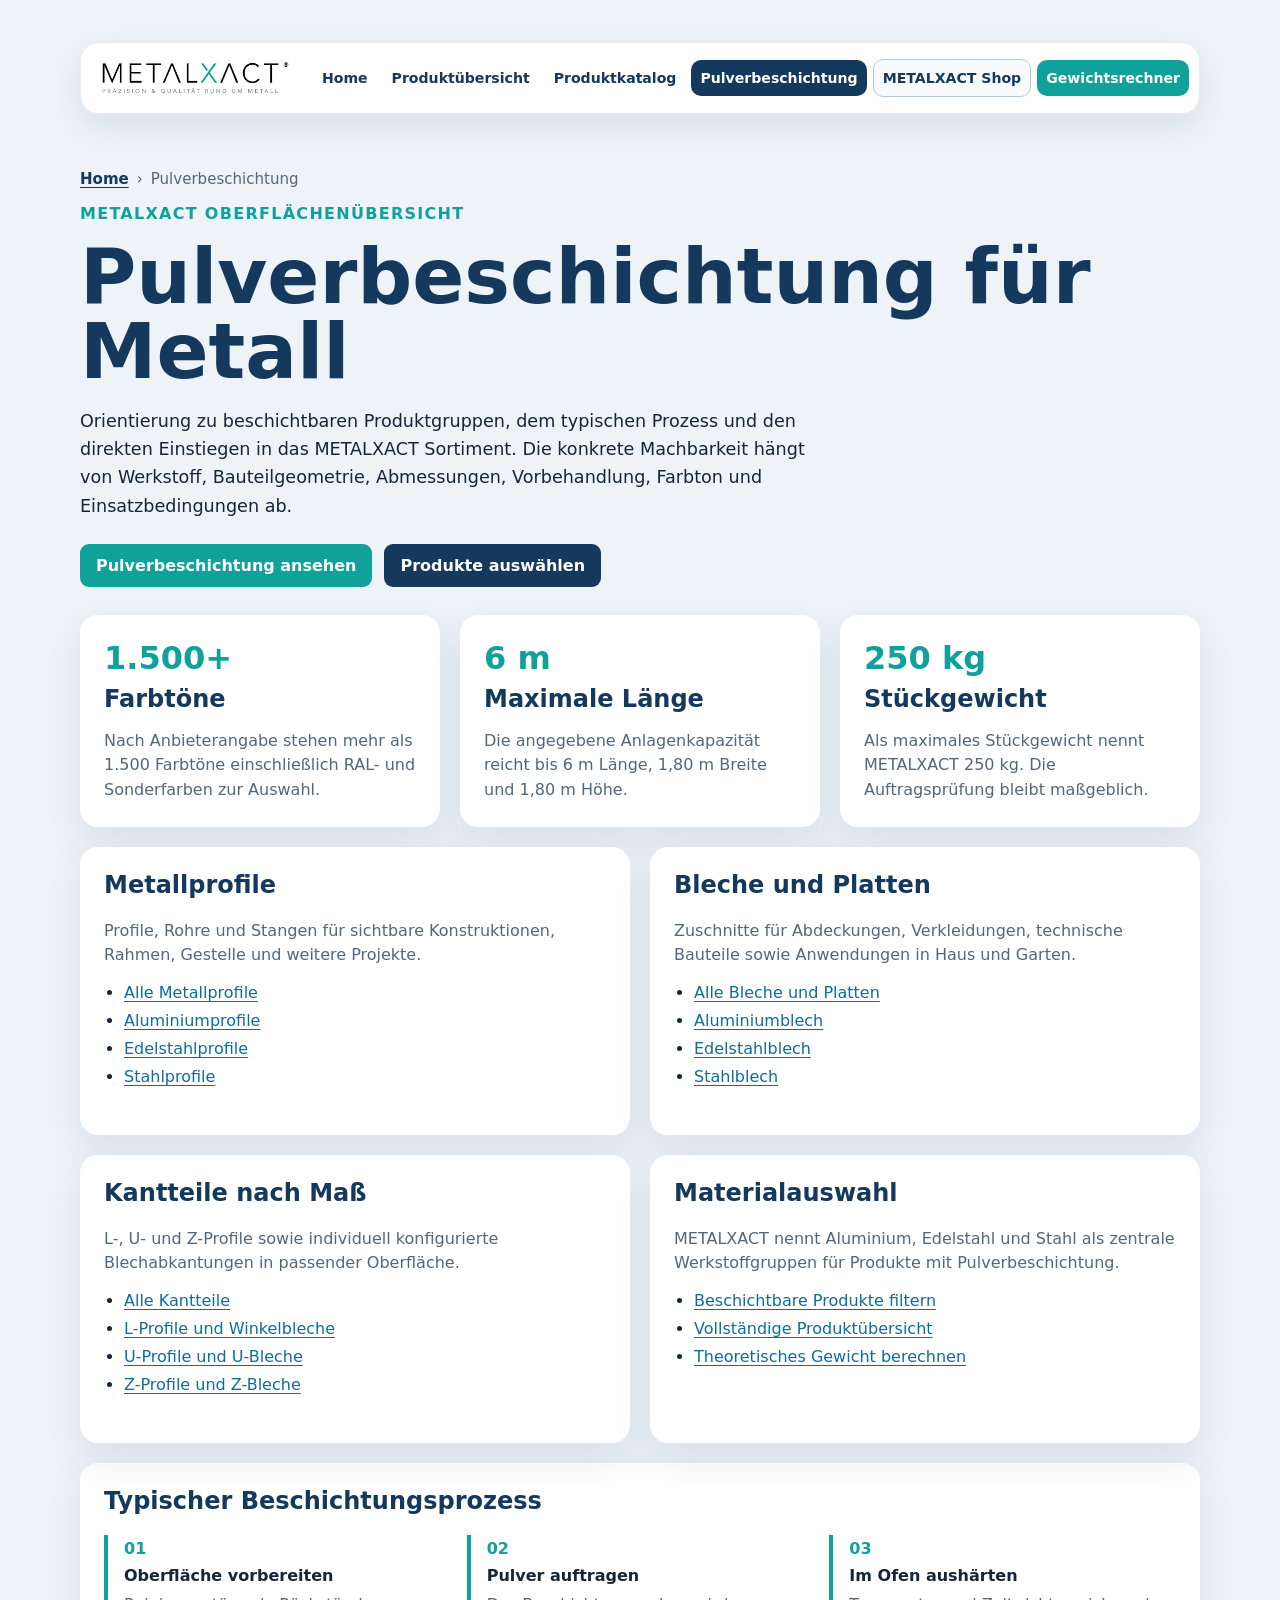
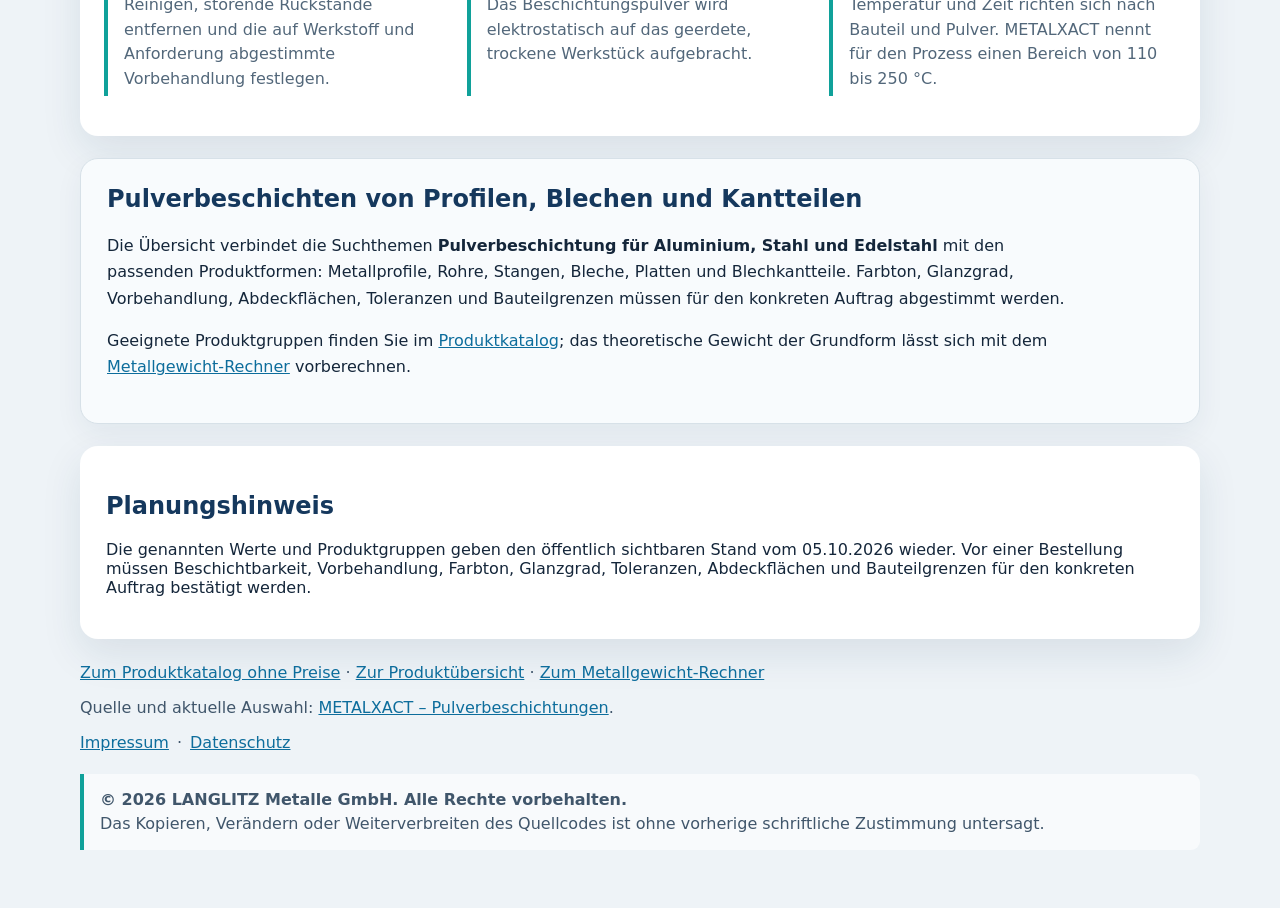
<file: pulverbeschichtung.html>
<!-- Copyright (c) 2026 LANGLITZ Metalle GmbH. All rights reserved. Copying, modification and redistribution of this source code are prohibited without prior written permission. -->
<!doctype html>
<html lang="de" data-rights-owner="LANGLITZ Metalle GmbH">
<head>
  <meta charset="utf-8">
  <meta name="viewport" content="width=device-width, initial-scale=1">
  <link rel="icon" type="image/png" href="[data-uri]">
  <title>Pulverbeschichtung für Profile & Bleche | METALXACT</title>
  <meta name="description" content="Pulverbeschichtung von Aluminium, Stahl und Edelstahl: geeignete Profile, Bleche und Kantteile, Prozessschritte, Anlagenmaße und direkte Produktlinks.">
  <meta name="robots" content="index,follow,max-image-preview:large,max-snippet:-1,max-video-preview:-1">
  <meta name="author" content="LANGLITZ Metalle GmbH">
  <meta name="copyright" content="Copyright 2026 LANGLITZ Metalle GmbH. Alle Rechte vorbehalten.">
  <meta name="rights" content="Quellcode, Design, Texte und Berechnungen sind Eigentum der LANGLITZ Metalle GmbH. Kopieren, Verändern und Weiterverbreiten nur mit vorheriger schriftlicher Zustimmung.">
  <meta name="theme-color" content="#15385d">
  <link rel="canonical" href="https://langlitzmetalle.github.io/metal-weight-calculator/pulverbeschichtung.html">
  <link rel="describedby" href="/llms.txt">
  <link rel="license" href="https://github.com/LanglitzMetalle/metal-weight-calculator/blob/main/LICENSE">
  <link rel="sitemap" type="application/xml" href="https://langlitzmetalle.github.io/metal-weight-calculator/sitemap.xml">
  <meta property="og:type" content="website">
  <meta property="og:locale" content="de_DE">
  <meta property="og:site_name" content="METALXACT">
  <meta property="og:title" content="Pulverbeschichtung für Profile & Bleche | METALXACT">
  <meta property="og:description" content="Pulverbeschichtung von Aluminium, Stahl und Edelstahl: geeignete Profile, Bleche und Kantteile, Prozessschritte, Anlagenmaße und direkte Produktlinks.">
  <meta property="og:url" content="https://langlitzmetalle.github.io/metal-weight-calculator/pulverbeschichtung.html">
  <meta property="og:image" content="https://langlitzmetalle.github.io/assets/products/metallxact-social-preview.jpg">
  <meta property="og:image:type" content="image/jpeg">
  <meta property="og:image:alt" content="Metallprofile, Rundrohre und Stangen im METALXACT Sortiment">
  <meta name="twitter:image" content="https://langlitzmetalle.github.io/assets/products/metallxact-social-preview.jpg">
  <meta name="twitter:image:alt" content="Metallprofile, Rundrohre und Stangen im METALXACT Sortiment">
  <meta name="twitter:card" content="summary">
  <meta name="twitter:title" content="Pulverbeschichtung für Profile & Bleche | METALXACT">
  <meta name="twitter:description" content="Pulverbeschichtung von Aluminium, Stahl und Edelstahl: geeignete Profile, Bleche und Kantteile, Prozessschritte, Anlagenmaße und direkte Produktlinks.">
  <link rel="stylesheet" href="styles.css?v=20261005-18">
  <script type="application/ld+json">
{
  "@context": "https://schema.org",
  "@graph": [
    {
      "@type": "Organization",
      "@id": "https://www.metalxact.com/#organization",
      "name": "LANGLITZ Metalle GmbH",
      "alternateName": "METALXACT",
      "url": "https://www.metalxact.com/"
    },
    {
      "@type": "WebSite",
      "@id": "https://langlitzmetalle.github.io/#website",
      "url": "https://langlitzmetalle.github.io/",
      "name": "METALXACT Metallwerkzeuge",
      "alternateName": "METALXACT",
      "inLanguage": "de-DE",
      "publisher": {
        "@id": "https://www.metalxact.com/#organization"
      },
      "copyrightHolder": {
        "@id": "https://www.metalxact.com/#organization"
      },
      "copyrightYear": 2026,
      "copyrightNotice": "© 2026 LANGLITZ Metalle GmbH. Alle Rechte vorbehalten.",
      "license": "https://github.com/LanglitzMetalle/metal-weight-calculator/blob/main/LICENSE"
    },
    {
      "@type": "WebPage",
      "@id": "https://langlitzmetalle.github.io/metal-weight-calculator/pulverbeschichtung.html#webpage",
      "url": "https://langlitzmetalle.github.io/metal-weight-calculator/pulverbeschichtung.html",
      "name": "Pulverbeschichtung für Metallprofile und Bleche",
      "description": "Pulverbeschichtung von Aluminium, Stahl und Edelstahl: geeignete Profile, Bleche und Kantteile, Prozessschritte, Anlagenmaße und direkte Produktlinks.",
      "isPartOf": {
        "@id": "https://langlitzmetalle.github.io/#website"
      },
      "about": {
        "@id": "https://langlitzmetalle.github.io/metal-weight-calculator/pulverbeschichtung.html#service"
      },
      "mainEntity": {
        "@id": "https://langlitzmetalle.github.io/metal-weight-calculator/pulverbeschichtung.html#service"
      },
      "publisher": {
        "@id": "https://www.metalxact.com/#organization"
      },
      "inLanguage": "de-DE",
      "dateModified": "2026-10-05",
      "keywords": "Pulverbeschichtung Metall, Aluminium pulverbeschichten, Stahl pulverbeschichten, Edelstahl pulverbeschichten, RAL Farben, Profile, Bleche, Kantteile",
      "copyrightHolder": {
        "@id": "https://www.metalxact.com/#organization"
      },
      "copyrightYear": 2026,
      "copyrightNotice": "© 2026 LANGLITZ Metalle GmbH. Alle Rechte vorbehalten.",
      "license": "https://github.com/LanglitzMetalle/metal-weight-calculator/blob/main/LICENSE",
      "breadcrumb": {
        "@id": "https://langlitzmetalle.github.io/metal-weight-calculator/pulverbeschichtung.html#breadcrumb"
      }
    },
    {
      "@type": "Service",
      "@id": "https://langlitzmetalle.github.io/metal-weight-calculator/pulverbeschichtung.html#service",
      "name": "Pulverbeschichtung für Metallprofile, Bleche und Kantteile",
      "serviceType": "Pulverbeschichtung von Metall",
      "url": "https://www.metalxact.com/pulverbeschichtungen/",
      "description": "Pulverbeschichtung für geeignete Produkte aus Aluminium, Stahl und Edelstahl mit Auswahlmöglichkeiten, die auf der verlinkten METALXACT Seite dargestellt werden.",
      "provider": {
        "@id": "https://www.metalxact.com/#organization"
      }
    },
    {
      "@type": "BreadcrumbList",
      "@id": "https://langlitzmetalle.github.io/metal-weight-calculator/pulverbeschichtung.html#breadcrumb",
      "itemListElement": [
        {
          "@type": "ListItem",
          "position": 1,
          "name": "Home",
          "item": "https://langlitzmetalle.github.io/"
        },
        {
          "@type": "ListItem",
          "position": 2,
          "name": "Pulverbeschichtung für Metallprofile und Bleche",
          "item": "https://langlitzmetalle.github.io/metal-weight-calculator/pulverbeschichtung.html"
        }
      ]
    }
  ]
}
  </script>
</head>
<body>
  <main class="shell">
    <nav class="topnav" aria-label="Seitennavigation">
      <a class="topnav-brand" href="https://langlitzmetalle.github.io/" aria-label="METALXACT Startseite">
        <img src="metalxact-logo.png" width="397" height="90" alt="METALXACT – Präzision und Qualität rund um Metall">
      </a>
      <a href="https://langlitzmetalle.github.io/">Home</a>
      <a href="produkte.html">Produktübersicht</a>
      <a href="produktkatalog.html">Produktkatalog</a>
      <a class="active" href="pulverbeschichtung.html" aria-current="page">Pulverbeschichtung</a>
      <a class="nav-shop" href="https://www.metalxact.com/">METALXACT Shop</a>
      <a class="nav-calculator" href="/metal-weight-calculator/">Gewichtsrechner</a>
    </nav>
    <nav class="breadcrumbs" aria-label="Brotkrümelnavigation">
      <a href="https://langlitzmetalle.github.io/">Home</a><span aria-hidden="true">›</span><span aria-current="page">Pulverbeschichtung</span>
    </nav>

    <header>
      <p class="eyebrow">METALXACT Oberflächenübersicht</p>
      <h1>Pulverbeschichtung für Metall</h1>
      <p class="intro">Orientierung zu beschichtbaren Produktgruppen, dem typischen Prozess und den direkten Einstiegen in das METALXACT Sortiment. Die konkrete Machbarkeit hängt von Werkstoff, Bauteilgeometrie, Abmessungen, Vorbehandlung, Farbton und Einsatzbedingungen ab.</p>
      <div class="hero-actions">
        <a class="button-link" href="https://www.metalxact.com/pulverbeschichtungen/">Pulverbeschichtung ansehen</a>
        <a class="button-link secondary" href="produkte.html">Produkte auswählen</a>
      </div>
    </header>

    <section class="fact-grid" aria-label="Leistungsüberblick">
      <article class="fact-card">
        <span class="fact-value">1.500+</span>
        <h2>Farbtöne</h2>
        <p>Nach Anbieterangabe stehen mehr als 1.500 Farbtöne einschließlich RAL- und Sonderfarben zur Auswahl.</p>
      </article>
      <article class="fact-card">
        <span class="fact-value">6 m</span>
        <h2>Maximale Länge</h2>
        <p>Die angegebene Anlagenkapazität reicht bis 6 m Länge, 1,80 m Breite und 1,80 m Höhe.</p>
      </article>
      <article class="fact-card">
        <span class="fact-value">250 kg</span>
        <h2>Stückgewicht</h2>
        <p>Als maximales Stückgewicht nennt METALXACT 250 kg. Die Auftragsprüfung bleibt maßgeblich.</p>
      </article>
    </section>

    <section class="catalog coating-catalog" aria-label="Geeignete Produktbereiche">
      <article class="catalog-card">
        <h2>Metallprofile</h2>
        <p>Profile, Rohre und Stangen für sichtbare Konstruktionen, Rahmen, Gestelle und weitere Projekte.</p>
        <ul>
          <li><a href="https://www.metalxact.com/metallprofile-nach-mass/">Alle Metallprofile</a></li>
          <li><a href="https://www.metalxact.com/metallprofile-nach-mass/aluminium/">Aluminiumprofile</a></li>
          <li><a href="https://www.metalxact.com/metallprofile-nach-mass/edelstahl/">Edelstahlprofile</a></li>
          <li><a href="https://www.metalxact.com/metallprofile-nach-mass/stahl/">Stahlprofile</a></li>
        </ul>
      </article>

      <article class="catalog-card">
        <h2>Bleche und Platten</h2>
        <p>Zuschnitte für Abdeckungen, Verkleidungen, technische Bauteile sowie Anwendungen in Haus und Garten.</p>
        <ul>
          <li><a href="https://www.metalxact.com/bleche-platten-nach-mass/">Alle Bleche und Platten</a></li>
          <li><a href="https://www.metalxact.com/bleche-platten-nach-mass/aluminiumblech/">Aluminiumblech</a></li>
          <li><a href="https://www.metalxact.com/bleche-platten-nach-mass/edelstahlblech/">Edelstahlblech</a></li>
          <li><a href="https://www.metalxact.com/bleche-platten-nach-mass/stahlblech/">Stahlblech</a></li>
        </ul>
      </article>

      <article class="catalog-card">
        <h2>Kantteile nach Maß</h2>
        <p>L-, U- und Z-Profile sowie individuell konfigurierte Blechabkantungen in passender Oberfläche.</p>
        <ul>
          <li><a href="https://www.metalxact.com/kantteile-blechabkantungen-nach-mass/">Alle Kantteile</a></li>
          <li><a href="https://www.metalxact.com/kantteile-blechabkantungen-nach-mass/l-profil-winkelblech/">L-Profile und Winkelbleche</a></li>
          <li><a href="https://www.metalxact.com/kantteile-blechabkantungen-nach-mass/u-profil-u-blech/">U-Profile und U-Bleche</a></li>
          <li><a href="https://www.metalxact.com/kantteile-blechabkantungen-nach-mass/z-profil-z-blech/">Z-Profile und Z-Bleche</a></li>
        </ul>
      </article>

      <article class="catalog-card">
        <h2>Materialauswahl</h2>
        <p>METALXACT nennt Aluminium, Edelstahl und Stahl als zentrale Werkstoffgruppen für Produkte mit Pulverbeschichtung.</p>
        <ul>
          <li><a href="https://www.metalxact.com/pulverbeschichtungen/">Beschichtbare Produkte filtern</a></li>
          <li><a href="produkte.html">Vollständige Produktübersicht</a></li>
          <li><a href="/metal-weight-calculator/">Theoretisches Gewicht berechnen</a></li>
        </ul>
      </article>
    </section>

    <section class="process-section" aria-labelledby="process-title">
      <h2 id="process-title">Typischer Beschichtungsprozess</h2>
      <ol class="process-list">
        <li><strong>Oberfläche vorbereiten</strong><span>Reinigen, störende Rückstände entfernen und die auf Werkstoff und Anforderung abgestimmte Vorbehandlung festlegen.</span></li>
        <li><strong>Pulver auftragen</strong><span>Das Beschichtungspulver wird elektrostatisch auf das geerdete, trockene Werkstück aufgebracht.</span></li>
        <li><strong>Im Ofen aushärten</strong><span>Temperatur und Zeit richten sich nach Bauteil und Pulver. METALXACT nennt für den Prozess einen Bereich von 110 bis 250 °C.</span></li>
      </ol>
    </section>


    <section class="seo-content" aria-labelledby="coating-guide-title">
      <h2 id="coating-guide-title">Pulverbeschichten von Profilen, Blechen und Kantteilen</h2>
      <p>Die Übersicht verbindet die Suchthemen <strong>Pulverbeschichtung für Aluminium, Stahl und Edelstahl</strong> mit den passenden Produktformen: Metallprofile, Rohre, Stangen, Bleche, Platten und Blechkantteile. Farbton, Glanzgrad, Vorbehandlung, Abdeckflächen, Toleranzen und Bauteilgrenzen müssen für den konkreten Auftrag abgestimmt werden.</p>
      <p>Geeignete Produktgruppen finden Sie im <a href="produktkatalog.html">Produktkatalog</a>; das theoretische Gewicht der Grundform lässt sich mit dem <a href="/metal-weight-calculator/">Metallgewicht-Rechner</a> vorberechnen.</p>
    </section>

    <section class="notes">
      <h2>Planungshinweis</h2>
      <p>Die genannten Werte und Produktgruppen geben den öffentlich sichtbaren Stand vom 05.10.2026 wieder. Vor einer Bestellung müssen Beschichtbarkeit, Vorbehandlung, Farbton, Glanzgrad, Toleranzen, Abdeckflächen und Bauteilgrenzen für den konkreten Auftrag bestätigt werden.</p>
    </section>

    <footer>
      <p><a href="produktkatalog.html">Zum Produktkatalog ohne Preise</a> · <a href="produkte.html">Zur Produktübersicht</a> · <a href="/metal-weight-calculator/">Zum Metallgewicht-Rechner</a></p>
      <p>Quelle und aktuelle Auswahl: <a href="https://www.metalxact.com/pulverbeschichtungen/">METALXACT – Pulverbeschichtungen</a>.</p>
      <p class="legal-links"><a href="https://www.metalxact.com/informationen/impressum/">Impressum</a> · <a href="https://www.metalxact.com/informationen/datenschutz/">Datenschutz</a></p>
      <p class="copyright-notice"><strong>© 2026 LANGLITZ Metalle GmbH. Alle Rechte vorbehalten.</strong><br>Das Kopieren, Verändern oder Weiterverbreiten des Quellcodes ist ohne vorherige schriftliche Zustimmung untersagt.</p>
    </footer>
  </main>
</body>
</html>
</file>
<file: styles.css>
/*
 * Copyright (c) 2026 LANGLITZ Metalle GmbH. All rights reserved.
 * Copying, modification and redistribution are prohibited without prior written permission.
 */

:root {
  color-scheme: light;
  font-family: Inter, ui-sans-serif, system-ui, -apple-system, BlinkMacSystemFont, "Segoe UI", sans-serif;
  color: #14263a;
  background: #eef3f7;
}

* { box-sizing: border-box; }
body { margin: 0; }
.shell { width: min(1120px, calc(100% - 32px)); margin: 0 auto; padding: 42px 0; }
header { margin-bottom: 28px; }
.topnav { display: flex; flex-wrap: nowrap; align-items: center; gap: 6px; margin-bottom: 56px; padding: 10px; border: 1px solid rgba(21, 56, 93, .1); border-radius: 18px; background: rgba(255, 255, 255, .9); box-shadow: 0 12px 34px rgba(21, 56, 93, .1); }
.topnav a { padding: 10px 9px; border-radius: 10px; color: #15385d; font-size: .88rem; font-weight: 780; text-decoration: none; white-space: nowrap; transition: background-color .16s ease, color .16s ease, transform .16s ease; }
.topnav a.topnav-brand,
.topnav a.topnav-brand:hover,
.topnav a.topnav-brand:focus,
.topnav a.topnav-brand:active {
  display: block;
  width: clamp(168px, 18vw, 200px);
  height: 50px;
  margin: 0 auto 0 2px;
  padding: 0;
  background: transparent;
  transform: none !important;
  transition: none;
}
.topnav-brand img { display: block; width: 100%; height: 100%; object-fit: contain; }
.sr-only { position: absolute; width: 1px; height: 1px; padding: 0; margin: -1px; overflow: hidden; clip: rect(0, 0, 0, 0); white-space: nowrap; border: 0; }
.topnav a:hover { background: #e8f0f6; color: #0f2e4d; transform: translateY(-1px); }
.topnav a.active { background: #15385d; color: #fff; }
.topnav a.nav-shop { border: 1px solid #b8c9d5; background: #f8fbfd; }
.topnav a.nav-shop:hover { border-color: #15385d; background: #edf4f8; }
.topnav a.nav-calculator { background: #10a19a; color: #fff; }
.topnav a.nav-calculator:hover, .topnav a.nav-calculator:focus-visible { background: #15385d; color: #fff; }
.eyebrow { color: #10a19a; font-weight: 800; letter-spacing: .08em; text-transform: uppercase; }
h1 { margin: 8px 0; font-size: clamp(2.2rem, 7vw, 4.8rem); line-height: .98; color: #15385d; }
h2 { color: #15385d; }
.intro { max-width: 760px; font-size: 1.1rem; line-height: 1.6; }
.hero-actions { display: flex; flex-wrap: wrap; gap: 12px; margin-top: 24px; }
.button-link { display: inline-block; padding: 12px 16px; border-radius: 9px; background: #10a19a; color: #fff; font-weight: 800; text-decoration: none; }
.button-link:hover, .button-link:focus-visible { background: #15385d; }
.button-link.secondary { background: #15385d; }
.calculator { display: grid; grid-template-columns: minmax(0, 1.2fr) minmax(280px, .8fr); gap: 22px; }
.form-panel, .result-panel, .notes { background: #fff; border-radius: 18px; padding: 26px; box-shadow: 0 15px 40px rgba(21, 56, 93, .1); }
label { display: block; margin: 15px 0 7px; font-weight: 700; }
.field-note { margin: 7px 0 0; color: #52677a; font-size: .9rem; line-height: 1.45; }
input, select, button { width: 100%; border-radius: 9px; border: 1px solid #aebdca; padding: 12px 13px; font: inherit; }
input:focus, select:focus { outline: 3px solid rgba(26, 114, 160, .2); border-color: #1a72a0; }
.dimensions { display: grid; grid-template-columns: repeat(2, minmax(0, 1fr)); gap: 0 12px; }
button { margin-top: 22px; border: 0; background: #10a19a; color: #fff; font-weight: 800; cursor: pointer; }
button:hover, button:focus-visible { background: #15385d; }
.result-panel { background: #10a19a; color: #fff; }
.result-panel h2 { color: #fff; }
.result-label { margin: 24px 0 4px; color: #b9d4e7; }
.result { margin: 0; font-weight: 850; font-size: 2.2rem; }
.result.small { font-size: 1.4rem; }
.formula { margin-top: 30px; color: #d8e5ee; line-height: 1.5; }
.shape-visual { display: grid; place-items: center; margin-top: 18px; min-height: 205px; padding: 18px; border: 1.5px solid rgba(255, 255, 255, .62); border-radius: 14px; background: rgba(255, 255, 255, .055); }
.shape-visual svg { display: block; width: min(100%, 260px); height: auto; overflow: visible; }
.shape-visual .shape-solid { fill: rgba(255, 255, 255, .11); stroke: #fff; stroke-width: 5; stroke-linejoin: round; vector-effect: non-scaling-stroke; }
.shape-visual .shape-cutout { fill: #10a19a; stroke: #fff; stroke-width: 5; stroke-linejoin: round; vector-effect: non-scaling-stroke; }
.shape-visual-label { margin: 6px 0 0; color: #fff; font-size: .92rem; font-weight: 800; letter-spacing: .02em; text-align: center; }
.error { min-height: 1.4em; color: #a32616; font-weight: 700; }
.notes { margin-top: 22px; }
.notes li { margin-bottom: 9px; line-height: 1.5; }
.catalog { display: grid; grid-template-columns: repeat(2, minmax(0, 1fr)); gap: 20px; }
.catalog-card { background: #fff; border-radius: 18px; padding: 24px; box-shadow: 0 15px 40px rgba(21, 56, 93, .1); }
.catalog-card h2 { margin-top: 0; }
.catalog-card p { color: #52677a; line-height: 1.5; }
.catalog-card ul { columns: 2; column-gap: 24px; padding-left: 20px; }
.catalog-card li { break-inside: avoid; margin-bottom: 9px; }
.catalog-card a { text-underline-offset: 3px; }
.catalog-card.compact ul { columns: 1; }
.catalog-jump { display: flex; flex-wrap: wrap; gap: 10px; margin: 0 0 22px; padding: 0; list-style: none; }
.catalog-jump a { display: inline-block; padding: 9px 13px; border: 1px solid #c7d3dc; border-radius: 999px; background: #fff; color: #15385d; font-weight: 750; text-decoration: none; }
.catalog-jump a:hover { border-color: #15385d; background: #15385d; color: #fff; }
.catalog-section { margin-top: 24px; scroll-margin-top: 20px; }
.catalog-section > h2 { margin: 0 0 14px; font-size: 1.75rem; }
.catalog-section .catalog { align-items: start; }
.catalog-list { margin: 0; padding-left: 20px; columns: 2; column-gap: 24px; }
.catalog-list li { break-inside: avoid; margin-bottom: 10px; line-height: 1.4; }
.catalog-list a { text-underline-offset: 3px; }
.catalog-source { color: #52677a; font-size: .94rem; line-height: 1.55; }
.fact-grid { display: grid; grid-template-columns: repeat(3, minmax(0, 1fr)); gap: 20px; margin-bottom: 20px; }
.fact-card, .process-section { background: #fff; border-radius: 18px; padding: 24px; box-shadow: 0 15px 40px rgba(21, 56, 93, .1); }
.fact-card h2 { margin: 8px 0; }
.fact-card p { margin-bottom: 0; color: #52677a; line-height: 1.55; }
.fact-value { color: #10a19a; font-size: 2rem; font-weight: 850; }
.coating-catalog { margin-bottom: 20px; }
.coating-catalog .catalog-card ul { columns: 1; }
.process-section h2 { margin-top: 0; }
.process-list { display: grid; grid-template-columns: repeat(3, minmax(0, 1fr)); gap: 16px; padding: 0; list-style: none; counter-reset: process; }
.process-list li { counter-increment: process; border-left: 4px solid #10a19a; padding: 4px 0 4px 16px; }
.process-list li::before { content: "0" counter(process); display: block; margin-bottom: 8px; color: #10a19a; font-weight: 850; }
.process-list strong, .process-list span { display: block; }
.process-list span { margin-top: 8px; color: #52677a; line-height: 1.55; }
footer { margin-top: 24px; color: #40566b; }
.legal-links { display: flex; flex-wrap: wrap; gap: 8px; align-items: center; }
.copyright-notice { margin-top: 22px; padding: 14px 16px; border-left: 4px solid #10a19a; background: rgba(255, 255, 255, .62); border-radius: 0 9px 9px 0; line-height: 1.5; }
a { color: #0d6d9c; }

@media (max-width: 980px) {
  .topnav { flex-wrap: wrap; align-items: stretch; }
  .topnav a.topnav-brand { flex: 1 0 100%; width: 100%; margin: 2px 0 7px; }
  .topnav-brand img { width: min(220px, 78vw); margin: 0 auto; }
  .topnav a:not(.topnav-brand) { flex: 1 1 160px; text-align: center; }
}

@media (max-width: 760px) {
  .calculator { grid-template-columns: 1fr; }
  .catalog { grid-template-columns: 1fr; }
  .fact-grid, .process-list { grid-template-columns: 1fr; }
  .dimensions { grid-template-columns: 1fr; }
  .catalog-card ul { columns: 1; }
  .catalog-list { columns: 1; }
  .shell { padding: 30px 0; }
}


/* SEO content and visible breadcrumb navigation */
.breadcrumbs { display: flex; align-items: center; flex-wrap: wrap; gap: 8px; margin: 18px 0 4px; color: #52677a; font-size: .94rem; }
.breadcrumbs a { color: #15385d; font-weight: 700; text-underline-offset: 3px; }
.seo-content { margin-top: 22px; padding: 26px; border: 1px solid #d7e1e8; border-radius: 18px; background: #f8fbfd; box-shadow: 0 10px 28px rgba(21, 56, 93, .06); }
.seo-content h2 { margin-top: 0; }
.seo-content p { max-width: 980px; line-height: 1.65; }
.semantic-grid { display: grid; grid-template-columns: repeat(3, minmax(0, 1fr)); gap: 18px; margin-top: 20px; }
.semantic-grid article { padding: 18px; border-radius: 14px; background: #fff; box-shadow: 0 8px 20px rgba(21, 56, 93, .07); }
.semantic-grid h3 { margin: 0 0 8px; color: #15385d; }
.semantic-grid p { margin: 0; color: #52677a; }
@media (max-width: 760px) { .semantic-grid { grid-template-columns: 1fr; } .seo-content { padding: 21px; } }
</file>
